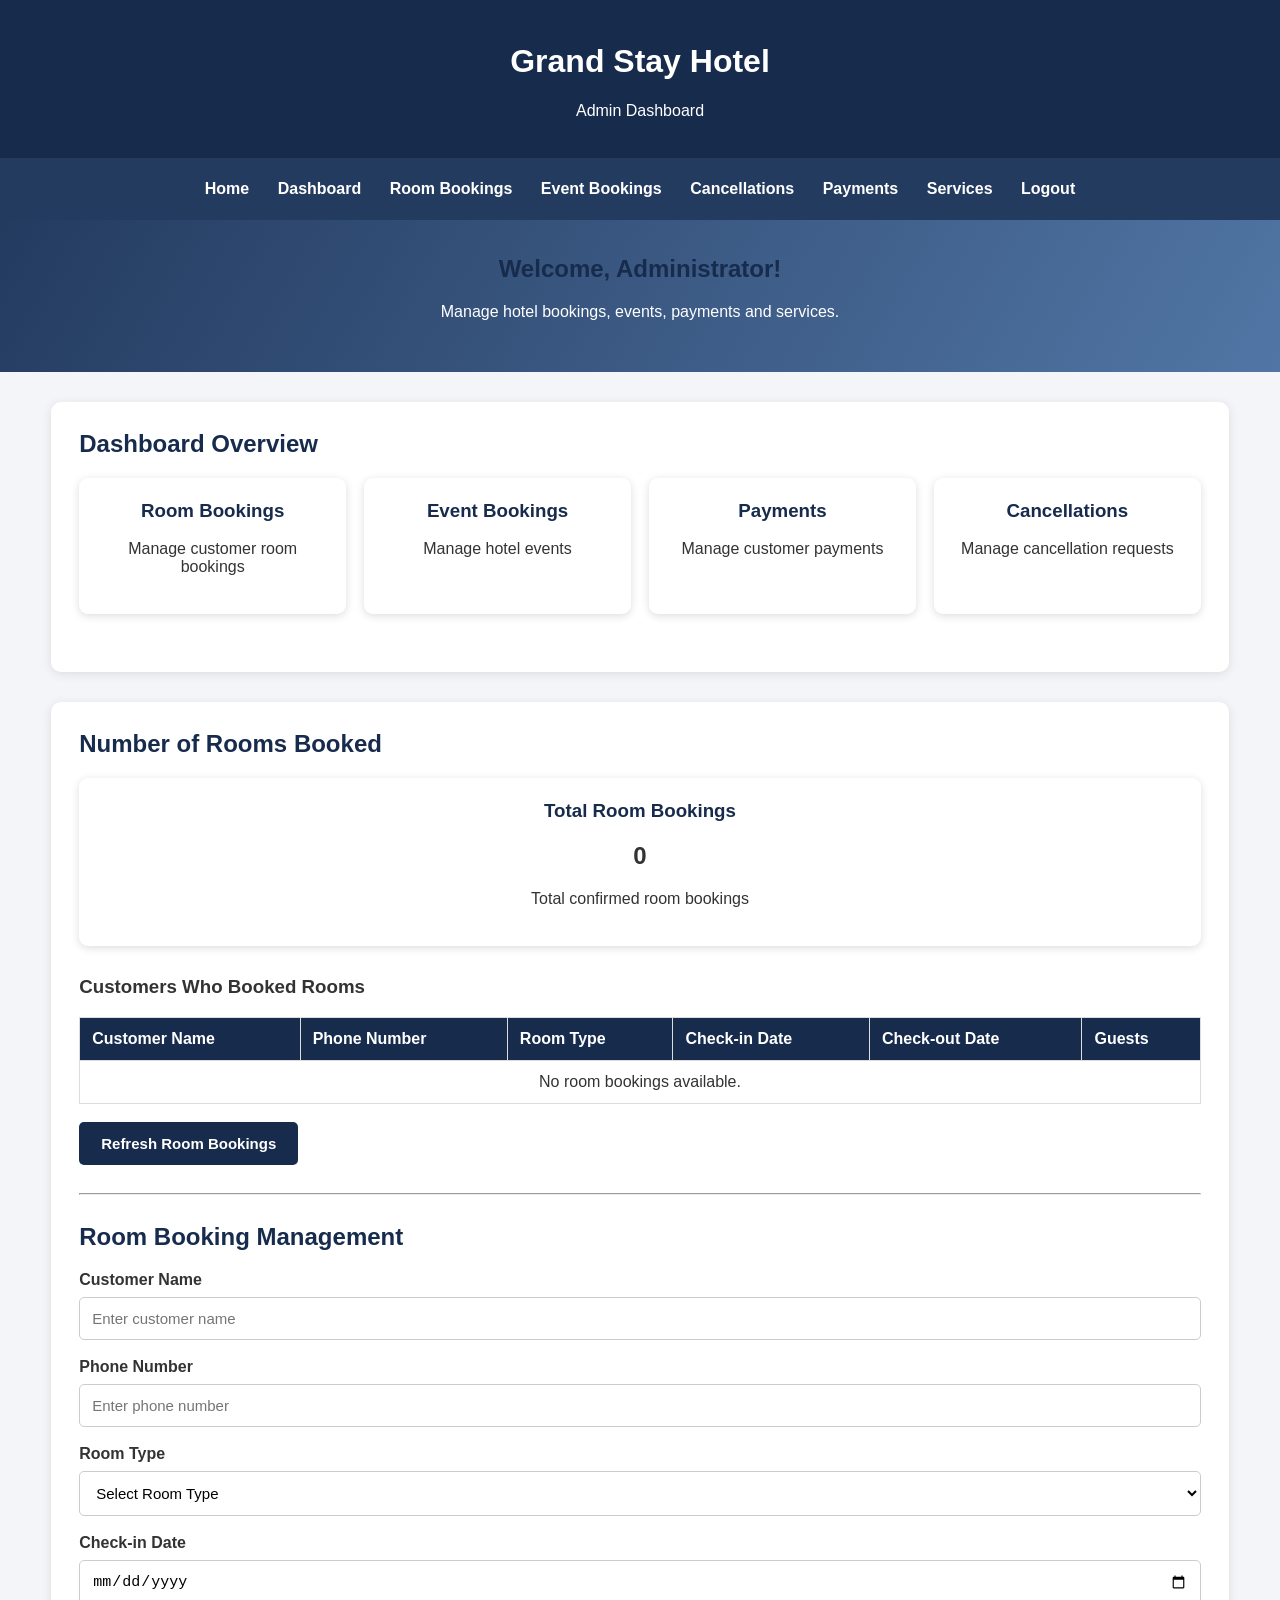
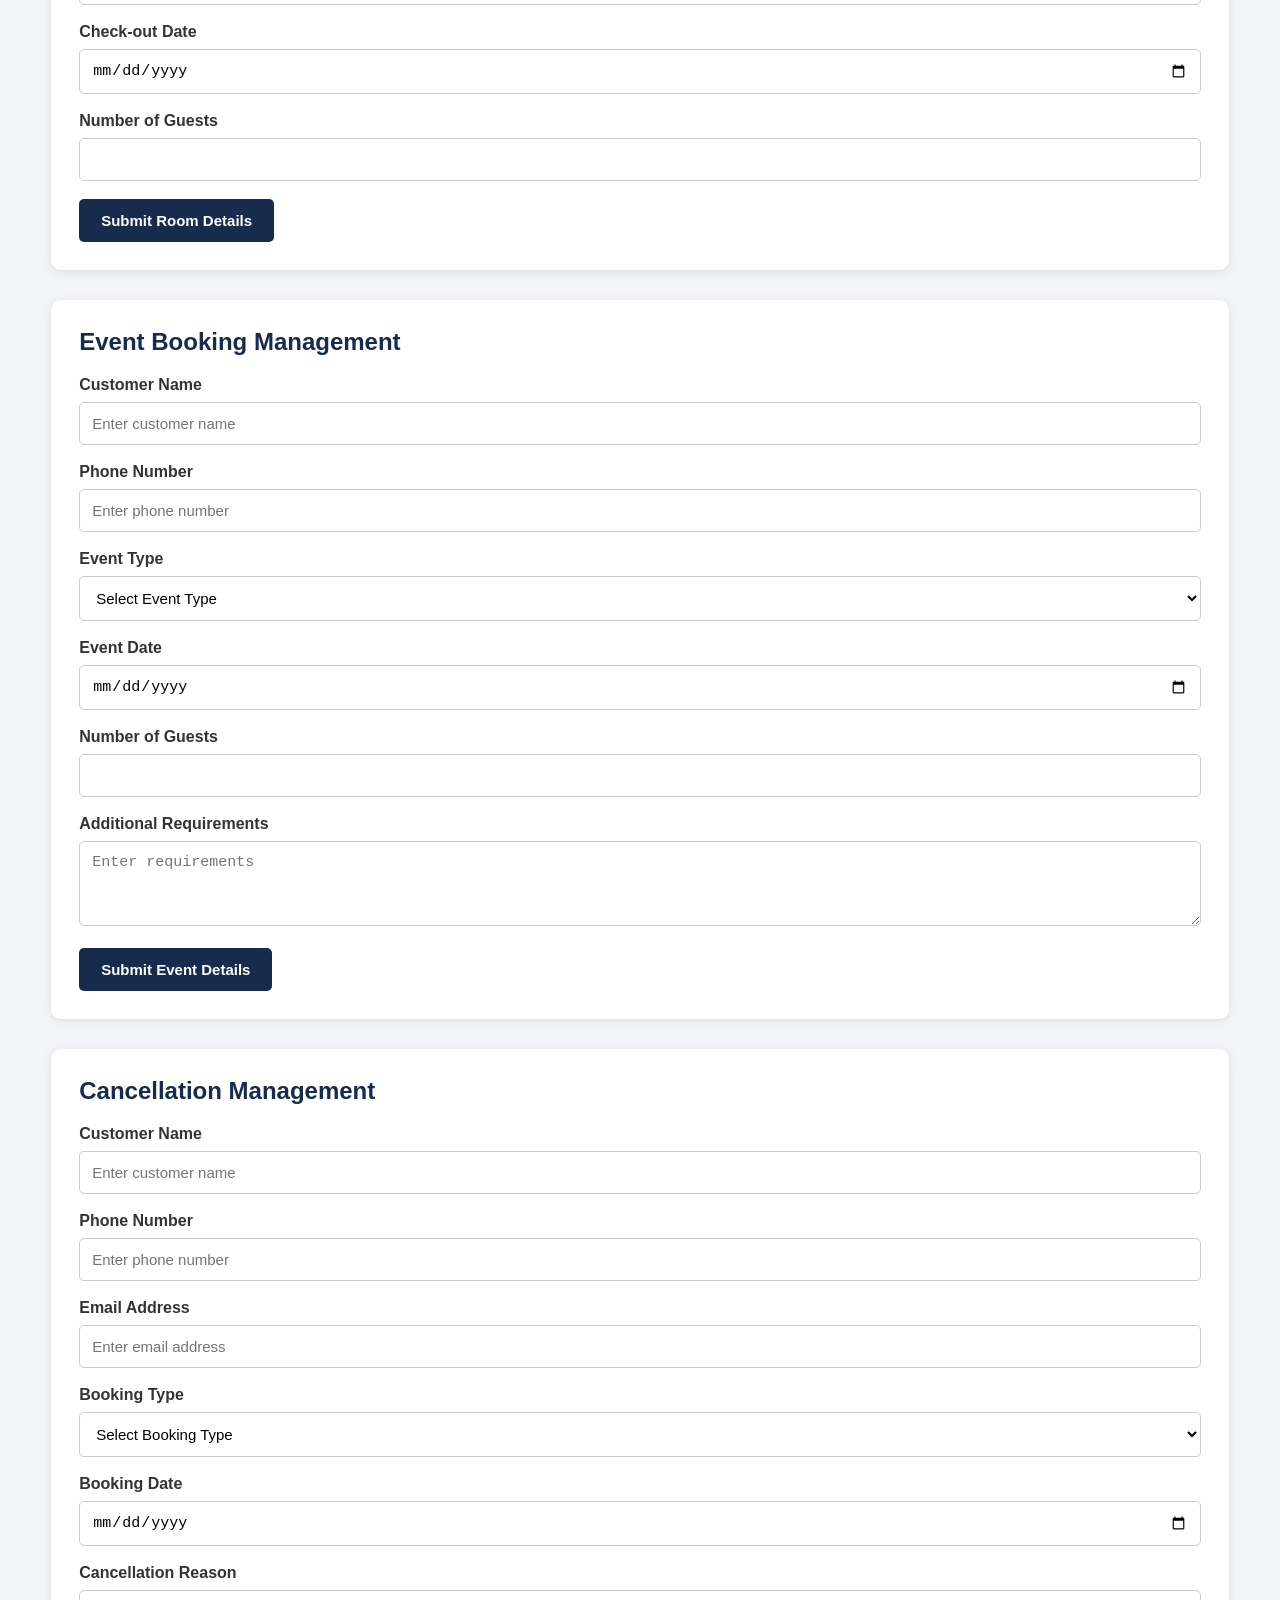
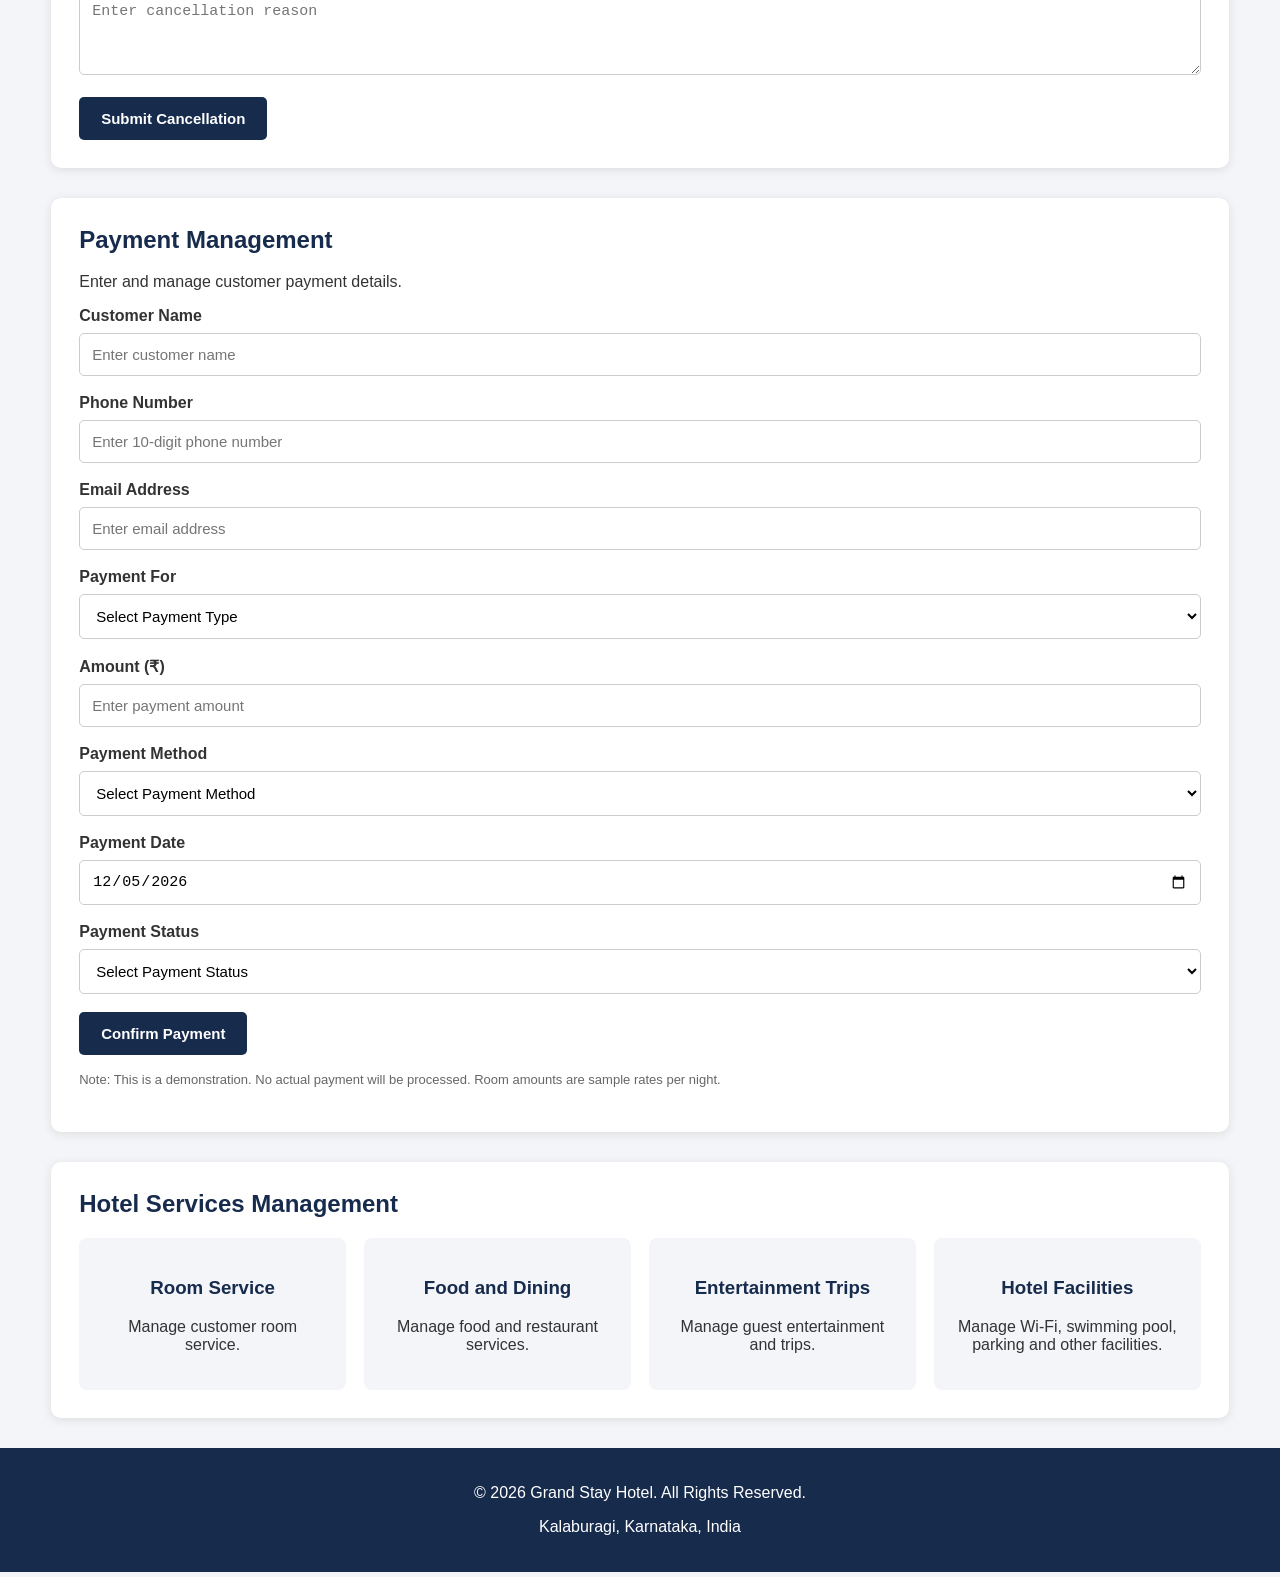
<file: Grand_Stay_Hotel_Java/target/classes/public/admin.html>
<!DOCTYPE html>
<html lang="en">
<head>
    <meta charset="UTF-8">
    <meta name="viewport" content="width=device-width, initial-scale=1.0">
    <title>Admin Dashboard | Grand Stay Hotel</title>

    <style>
        * {
            box-sizing: border-box;
        }

        body {
            margin: 0;
            font-family: Arial, sans-serif;
            background: #f4f5f9;
            color: #333;
        }

        header {
            background: #172b4d;
            color: white;
            padding: 22px;
            text-align: center;
        }

        nav {
            background: #243b60;
            padding: 14px;
            text-align: center;
        }

        nav a {
            color: white;
            text-decoration: none;
            margin: 8px 12px;
            display: inline-block;
            font-weight: bold;
        }

        nav a:hover {
            color: #ffd166;
        }

        .welcome {
            background: linear-gradient(120deg, #243b60, #5176a5);
            color: white;
            text-align: center;
            padding: 35px 15px;
        }

        .container {
            width: 92%;
            max-width: 1200px;
            margin: 30px auto;
        }

        .stats {
            display: grid;
            grid-template-columns: repeat(auto-fit, minmax(180px, 1fr));
            gap: 18px;
            margin-bottom: 30px;
        }

        .stat-card {
            background: white;
            padding: 22px;
            border-radius: 9px;
            text-align: center;
            box-shadow: 0 2px 8px #ddd;
        }

        .stat-card h3 {
            color: #172b4d;
            margin-top: 0;
        }

        .section {
            background: white;
            padding: 28px;
            margin-bottom: 30px;
            border-radius: 10px;
            box-shadow: 0 2px 10px #ddd;
            scroll-margin-top: 20px;
        }

        h2 {
            color: #172b4d;
            margin-top: 0;
        }

        .form-group {
            margin-bottom: 18px;
        }

        label {
            display: block;
            font-weight: bold;
            margin-bottom: 8px;
        }

        input, select, textarea {
            width: 100%;
            padding: 12px;
            border: 1px solid #ccc;
            border-radius: 5px;
            font-size: 15px;
            background: white;
        }

        textarea {
            min-height: 85px;
            resize: vertical;
        }

        button {
            background: #172b4d;
            color: white;
            padding: 13px 22px;
            border: none;
            border-radius: 5px;
            cursor: pointer;
            font-size: 15px;
            font-weight: bold;
        }

        button:hover {
            background: #345786;
        }

        .note {
            color: #666;
            font-size: 13px;
            margin-top: 15px;
            line-height: 1.6;
        }

        .service-grid {
            display: grid;
            grid-template-columns: repeat(auto-fit, minmax(200px, 1fr));
            gap: 18px;
        }

        .service-card {
            background: #f4f5f9;
            padding: 20px;
            border-radius: 8px;
            text-align: center;
        }

        .service-card h3 {
            color: #172b4d;
        }

        table {
            width: 100%;
            border-collapse: collapse;
        }

        th, td {
            padding: 12px;
            border: 1px solid #ddd;
            text-align: left;
        }

        th {
            background: #172b4d;
            color: white;
        }

        tr:nth-child(even) {
            background: #f4f5f9;
        }

        footer {
            background: #172b4d;
            color: white;
            text-align: center;
            padding: 20px;
            margin-top: 30px;
        }

        @media(max-width: 600px) {
            .section {
                padding: 18px;
            }

            nav a {
                margin: 7px;
            }
        }
    </style>
</head>

<body>

<header>
    <h1>Grand Stay Hotel</h1>
    <p>Admin Dashboard</p>
</header>

<nav>
    <a href="index.html">Home</a>
    <a href="#dashboard">Dashboard</a>
    <a href="#roomBookings">Room Bookings</a>
    <a href="#eventBookings">Event Bookings</a>
    <a href="#cancellations">Cancellations</a>
    <a href="#payments">Payments</a>
    <a href="#services">Services</a>
    <a href="login.html">Logout</a>
</nav>

<section class="welcome">
    <h2>Welcome, Administrator!</h2>
    <p>Manage hotel bookings, events, payments and services.</p>
</section>

<div class="container">

    <!-- DASHBOARD -->

    <section class="section" id="dashboard">

        <h2>Dashboard Overview</h2>

        <div class="stats">

            <div class="stat-card">
                <h3>Room Bookings</h3>
                <p>Manage customer room bookings</p>
            </div>

            <div class="stat-card">
                <h3>Event Bookings</h3>
                <p>Manage hotel events</p>
            </div>

            <div class="stat-card">
                <h3>Payments</h3>
                <p>Manage customer payments</p>
            </div>

            <div class="stat-card">
                <h3>Cancellations</h3>
                <p>Manage cancellation requests</p>
            </div>

        </div>

    </section>

    <!-- ROOM BOOKINGS -->

    <section class="section" id="roomBookings">

        <h2>Number of Rooms Booked</h2>

        <div class="stats">

            <div class="stat-card">
                <h3>Total Room Bookings</h3>
                <h1 id="totalRoomBookings">0</h1>
                <p>Total confirmed room bookings</p>
            </div>

        </div>

        <h3>Customers Who Booked Rooms</h3>

        <div style="overflow-x:auto;">

            <table>

                <thead>
                    <tr>
                        <th>Customer Name</th>
                        <th>Phone Number</th>
                        <th>Room Type</th>
                        <th>Check-in Date</th>
                        <th>Check-out Date</th>
                        <th>Guests</th>
                    </tr>
                </thead>

                <tbody id="roomBookingsTable">

                    <tr>
                        <td colspan="6" style="text-align:center;">
                            No room bookings available.
                        </td>
                    </tr>

                </tbody>

            </table>

        </div>

        <br>

        <button type="button" onclick="loadRoomBookings()">
            Refresh Room Bookings
        </button>

        <hr style="margin:28px 0;">

        <h2>Room Booking Management</h2>

        <form onsubmit="showMessage(event, 'Room booking details submitted successfully!')">

            <div class="form-group">
                <label>Customer Name</label>
                <input type="text" required placeholder="Enter customer name">
            </div>

            <div class="form-group">
                <label>Phone Number</label>
                <input type="tel" pattern="[0-9]{10}" maxlength="10"
                       required placeholder="Enter phone number">
            </div>

            <div class="form-group">
                <label>Room Type</label>
                <select required>
                    <option value="">Select Room Type</option>
                    <option>Standard Room</option>
                    <option>Deluxe Room</option>
                    <option>Luxury Suite</option>
                </select>
            </div>

            <div class="form-group">
                <label>Check-in Date</label>
                <input type="date" required>
            </div>

            <div class="form-group">
                <label>Check-out Date</label>
                <input type="date" required>
            </div>

            <div class="form-group">
                <label>Number of Guests</label>
                <input type="number" min="1" required>
            </div>

            <button type="submit">Submit Room Details</button>

        </form>

    </section>

    <!-- EVENT BOOKINGS -->

    <section class="section" id="eventBookings">

        <h2>Event Booking Management</h2>

        <form onsubmit="showMessage(event, 'Event booking details submitted successfully!')">

            <div class="form-group">
                <label>Customer Name</label>
                <input type="text" required placeholder="Enter customer name">
            </div>

            <div class="form-group">
                <label>Phone Number</label>
                <input type="tel" pattern="[0-9]{10}" maxlength="10"
                       required placeholder="Enter phone number">
            </div>

            <div class="form-group">
                <label>Event Type</label>
                <select required>
                    <option value="">Select Event Type</option>
                    <option>Wedding</option>
                    <option>Birthday Party</option>
                    <option>Meeting</option>
                    <option>Conference</option>
                    <option>Family Function</option>
                    <option>Other Party</option>
                </select>
            </div>

            <div class="form-group">
                <label>Event Date</label>
                <input type="date" required>
            </div>

            <div class="form-group">
                <label>Number of Guests</label>
                <input type="number" min="1" required>
            </div>

            <div class="form-group">
                <label>Additional Requirements</label>
                <textarea placeholder="Enter requirements"></textarea>
            </div>

            <button type="submit">Submit Event Details</button>

        </form>

    </section>

    <!-- CANCELLATIONS -->

    <section class="section" id="cancellations">

        <h2>Cancellation Management</h2>

        <form onsubmit="showMessage(event, 'Cancellation request submitted successfully!')">

            <div class="form-group">
                <label>Customer Name</label>
                <input type="text" required placeholder="Enter customer name">
            </div>

            <div class="form-group">
                <label>Phone Number</label>
                <input type="tel" pattern="[0-9]{10}" maxlength="10"
                       required placeholder="Enter phone number">
            </div>

            <div class="form-group">
                <label>Email Address</label>
                <input type="email" required placeholder="Enter email address">
            </div>

            <div class="form-group">
                <label>Booking Type</label>
                <select required>
                    <option value="">Select Booking Type</option>
                    <option>Room Booking</option>
                    <option>Event Booking</option>
                </select>
            </div>

            <div class="form-group">
                <label>Booking Date</label>
                <input type="date" required>
            </div>

            <div class="form-group">
                <label>Cancellation Reason</label>
                <textarea required placeholder="Enter cancellation reason"></textarea>
            </div>

            <button type="submit">Submit Cancellation</button>

        </form>

    </section>

    <!-- PAYMENT MANAGEMENT -->

    <section class="section" id="payments">

        <h2>Payment Management</h2>

        <p>Enter and manage customer payment details.</p>

        <form id="adminPaymentForm"
              onsubmit="confirmAdminPayment(event)">

            <div class="form-group">
                <label>Customer Name</label>
                <input type="text" id="adminCustomerName"
                       placeholder="Enter customer name" required>
            </div>

            <div class="form-group">
                <label>Phone Number</label>
                <input type="tel" id="adminPhone"
                       placeholder="Enter 10-digit phone number"
                       pattern="[0-9]{10}" maxlength="10" required>
            </div>

            <div class="form-group">
                <label>Email Address</label>
                <input type="email" id="adminEmail"
                       placeholder="Enter email address" required>
            </div>

            <div class="form-group">
                <label>Payment For</label>
                <select id="adminPaymentType" required>
                    <option value="">Select Payment Type</option>
                    <option value="Room Booking">Room Booking</option>
                    <option value="Event Booking">Event Booking</option>
                    <option value="Food and Dining">Food and Dining</option>
                    <option value="Other Services">Other Services</option>
                </select>
            </div>

            <div class="form-group">
                <label>Amount (₹)</label>
                <input type="number" id="adminAmount"
                       placeholder="Enter payment amount"
                       min="1" required>
            </div>

            <div class="form-group">
                <label>Payment Method</label>
                <select id="adminPaymentMethod" required>
                    <option value="">Select Payment Method</option>
                    <option value="Cash">Cash</option>
                    <option value="UPI">UPI</option>
                    <option value="Debit Card">Debit Card</option>
                    <option value="Credit Card">Credit Card</option>
                </select>
            </div>

            <div class="form-group">
                <label>Payment Date</label>
                <input type="date" id="adminPaymentDate" required>
            </div>

            <div class="form-group">
                <label>Payment Status</label>
                <select id="adminPaymentStatus" required>
                    <option value="">Select Payment Status</option>
                    <option value="Paid">Paid</option>
                    <option value="Pending">Pending</option>
                    <option value="Partially Paid">Partially Paid</option>
                </select>
            </div>

            <button type="submit">Confirm Payment</button>

        </form>

        <p class="note">
            Note: This is a demonstration. No actual payment will be processed.
            Room amounts are sample rates per night.
        </p>

    </section>

    <!-- HOTEL SERVICES -->

    <section class="section" id="services">

        <h2>Hotel Services Management</h2>

        <div class="service-grid">

            <div class="service-card">
                <h3>Room Service</h3>
                <p>Manage customer room service.</p>
            </div>

            <div class="service-card">
                <h3>Food and Dining</h3>
                <p>Manage food and restaurant services.</p>
            </div>

            <div class="service-card">
                <h3>Entertainment Trips</h3>
                <p>Manage guest entertainment and trips.</p>
            </div>

            <div class="service-card">
                <h3>Hotel Facilities</h3>
                <p>Manage Wi-Fi, swimming pool, parking and other facilities.</p>
            </div>

        </div>

    </section>

</div>

<footer>
    <p>© 2026 Grand Stay Hotel. All Rights Reserved.</p>
    <p>Kalaburagi, Karnataka, India</p>
</footer>

<script>

    // Set today's date in payment date field

    document.getElementById("adminPaymentDate").value =
        new Date().toLocaleDateString("en-CA");


    // Load customer details into payment form

    window.addEventListener("DOMContentLoaded", function() {

        const customerName =
            localStorage.getItem("grandStayCustomerName");

        const phone =
            localStorage.getItem("grandStayCustomerPhone");

        const email =
            localStorage.getItem("grandStayCustomerEmail");

        const amount =
            localStorage.getItem("grandStayRoomAmount");

        if (customerName) {
            document.getElementById("adminCustomerName").value =
                customerName;
        }

        if (phone) {
            document.getElementById("adminPhone").value =
                phone;
        }

        if (email) {
            document.getElementById("adminEmail").value =
                email;
        }

        if (amount) {
            document.getElementById("adminPaymentType").value =
                "Room Booking";

            document.getElementById("adminAmount").value =
                amount;
        }

        loadRoomBookings();

    });


    // DISPLAY ROOM BOOKINGS

    function loadRoomBookings() {

        let bookings = [];

        try {

            bookings = JSON.parse(
                localStorage.getItem("grandStayRoomBookings") || "[]"
            );

            if (!Array.isArray(bookings)) {
                bookings = [];
            }

        } catch (error) {

            bookings = [];

        }


        // Support older customer booking format

        if (bookings.length === 0) {

            const oldName =
                localStorage.getItem("grandStayCustomerName");

            const oldPhone =
                localStorage.getItem("grandStayCustomerPhone");

            const oldRoom =
                localStorage.getItem("grandStayRoomType");

            const oldCheckin =
                localStorage.getItem("grandStayCheckin");

            const oldCheckout =
                localStorage.getItem("grandStayCheckout");

            const oldGuests =
                localStorage.getItem("grandStayGuests");


            if (oldName || oldPhone || oldRoom ||
                oldCheckin || oldCheckout) {

                bookings = [{
                    name: oldName || "",
                    phone: oldPhone || "",
                    roomType: oldRoom || "",
                    checkin: oldCheckin || "",
                    checkout: oldCheckout || "",
                    guests: oldGuests || ""
                }];

            }

        }


        const totalElement =
            document.getElementById("totalRoomBookings");

        const table =
            document.getElementById("roomBookingsTable");


        if (!totalElement || !table) {
            return;
        }


        // Update total booking count

        totalElement.textContent = bookings.length;


        // Clear previous rows

        table.innerHTML = "";


        // If no bookings are available

        if (bookings.length === 0) {

            const row = document.createElement("tr");

            const cell = document.createElement("td");

            cell.colSpan = 6;

            cell.textContent =
                "No room bookings available.";

            cell.style.textAlign = "center";

            row.appendChild(cell);

            table.appendChild(row);

            return;

        }


        // Display every booking

        bookings.forEach(function(booking) {

            const row = document.createElement("tr");

            const values = [

                booking.name || booking.customerName || "",

                booking.phone || booking.phoneNumber || "",

                booking.roomType || booking.roomName || "",

                booking.checkin || booking.checkIn || "",

                booking.checkout || booking.checkOut || "",

                booking.guests || booking.numberOfGuests || ""

            ];


            values.forEach(function(value) {

                const cell = document.createElement("td");

                cell.textContent = value;

                row.appendChild(cell);

            });


            table.appendChild(row);

        });

    }


    // Refresh bookings when another tab changes the data

    window.addEventListener("storage", function(event) {

        if (event.key === "grandStayRoomBookings") {

            loadRoomBookings();

        }

    });


    // Other admin forms

    function showMessage(event, message) {

        event.preventDefault();

        alert(message);

        event.target.reset();

    }


    // CONFIRM ADMIN PAYMENT

    function confirmAdminPayment(event) {

        event.preventDefault();


        const customerName =
            document.getElementById("adminCustomerName").value;

        const phone =
            document.getElementById("adminPhone").value;

        const email =
            document.getElementById("adminEmail").value;

        const paymentType =
            document.getElementById("adminPaymentType").value;

        const amount =
            Number(document.getElementById("adminAmount").value);

        const method =
            document.getElementById("adminPaymentMethod").value;

        const date =
            document.getElementById("adminPaymentDate").value;

        const status =
            document.getElementById("adminPaymentStatus").value;


        if (amount <= 0) {

            alert("Please enter a valid payment amount.");

            return;

        }


        alert(

            "Payment confirmed successfully!\n\n" +

            "Customer Name: " + customerName +

            "\nPhone Number: " + phone +

            "\nEmail Address: " + email +

            "\nPayment For: " + paymentType +

            "\nAmount: ₹" + amount.toLocaleString("en-IN") +

            "\nPayment Method: " + method +

            "\nPayment Date: " + date +

            "\nPayment Status: " + status

        );


        document.getElementById("adminPaymentForm").reset();


        document.getElementById("adminPaymentDate").value =
            new Date().toLocaleDateString("en-CA");

    }

</script>

</body>
</html>
</file>
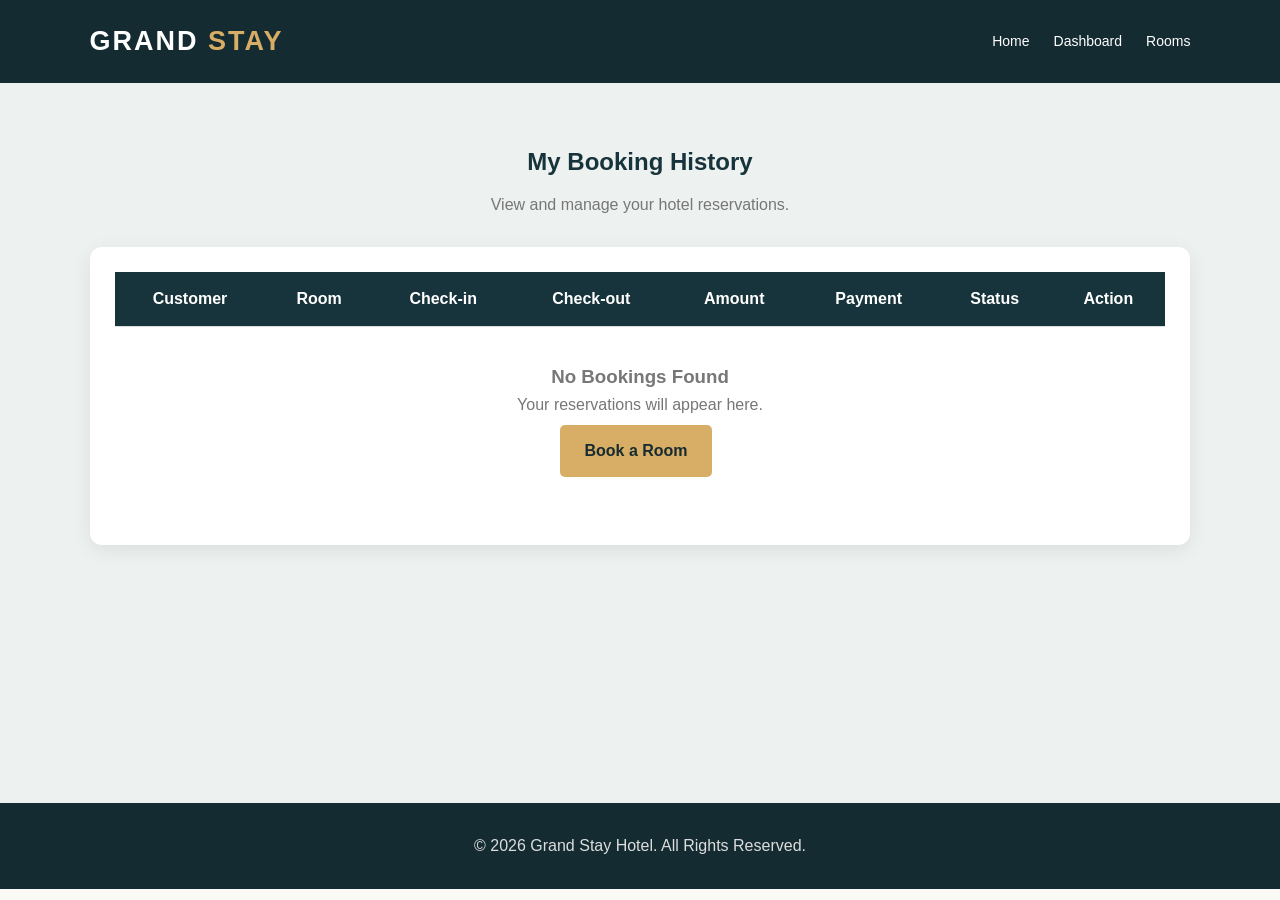
<file: Grand_Stay_Hotel_Java/target/classes/public/booking-history.html>
<!DOCTYPE html>
<html lang="en">
<head>
    <meta charset="UTF-8">
    <meta name="viewport" content="width=device-width, initial-scale=1.0">
    <title>Booking History | Grand Stay Hotel</title>
    <link rel="stylesheet" href="style.css">

    <style>
        .history-section {
            padding: 60px 7%;
            min-height: 80vh;
            background: #edf1ef;
        }

        .history-box {
            background: white;
            padding: 25px;
            border-radius: 12px;
            box-shadow: 0 5px 20px rgba(0,0,0,.08);
            overflow-x: auto;
        }

        .history-table {
            width: 100%;
            border-collapse: collapse;
            min-width: 750px;
        }

        .history-table th,
        .history-table td {
            padding: 14px;
            border-bottom: 1px solid #ddd;
            text-align: center;
        }

        .history-table th {
            background: #17333b;
            color: white;
        }

        .status {
            display: inline-block;
            padding: 6px 12px;
            border-radius: 20px;
            background: #e4f6e9;
            color: #176b35;
            font-weight: bold;
        }

        .cancel-btn {
            background: #b83c3c;
            color: white;
            border: none;
            padding: 8px 12px;
            border-radius: 5px;
            cursor: pointer;
        }

        .empty-message {
            text-align: center;
            padding: 35px;
            color: #777;
        }
    </style>
</head>

<body>

<header>
    <div class="logo">GRAND <span>STAY</span></div>
    <nav>
        <a href="index.html">Home</a>
        <a href="customer.html">Dashboard</a>
        <a href="rooms.html">Rooms</a>
    </nav>
</header>

<section class="history-section">

    <h2 style="text-align:center;color:#17333b;">
        My Booking History
    </h2>

    <p style="text-align:center;margin:10px 0 30px;color:#777;">
        View and manage your hotel reservations.
    </p>

    <div class="history-box">

        <table class="history-table">

            <thead>
                <tr>
                    <th>Customer</th>
                    <th>Room</th>
                    <th>Check-in</th>
                    <th>Check-out</th>
                    <th>Amount</th>
                    <th>Payment</th>
                    <th>Status</th>
                    <th>Action</th>
                </tr>
            </thead>

            <tbody id="bookingList"></tbody>

        </table>

        <div id="emptyMessage" class="empty-message">
            <h3>No Bookings Found</h3>
            <p>Your reservations will appear here.</p>
            <a href="rooms.html" class="btn">Book a Room</a>
        </div>

    </div>

</section>

<footer>
    <p>© 2026 Grand Stay Hotel. All Rights Reserved.</p>
</footer>

<script>
function displayBookings() {

    const bookings = JSON.parse(
        localStorage.getItem("hotelBookings") || "[]"
    );

    const list = document.getElementById("bookingList");
    const empty = document.getElementById("emptyMessage");

    list.innerHTML = "";

    if (bookings.length === 0) {
        empty.style.display = "block";
        return;
    }

    empty.style.display = "none";

    bookings.forEach((booking, index) => {

        const row = document.createElement("tr");

        const values = [
            booking.name,
            booking.room,
            booking.checkin,
            booking.checkout,
            "₹" + booking.total,
            booking.paymentStatus,
            booking.bookingStatus
        ];

        values.forEach(value => {
            const cell = document.createElement("td");
            cell.textContent = value || "-";
            row.appendChild(cell);
        });

        const actionCell = document.createElement("td");

        if (booking.bookingStatus !== "Cancelled") {

            const cancelButton = document.createElement("button");

            cancelButton.textContent = "Cancel";
            cancelButton.className = "cancel-btn";

            cancelButton.addEventListener("click", function() {

                if (confirm("Are you sure you want to cancel this booking?")) {

                    const updated = JSON.parse(
                        localStorage.getItem("hotelBookings") || "[]"
                    );

                    updated[index].bookingStatus = "Cancelled";

                    localStorage.setItem(
                        "hotelBookings", JSON.stringify(updated)
                    );

                    displayBookings();
                }
            });

            actionCell.appendChild(cancelButton);

        } else {
            actionCell.textContent = "Cancelled";
        }

        row.appendChild(actionCell);
        list.appendChild(row);
    });
}

displayBookings();
</script>

</body>
</html>
</file>
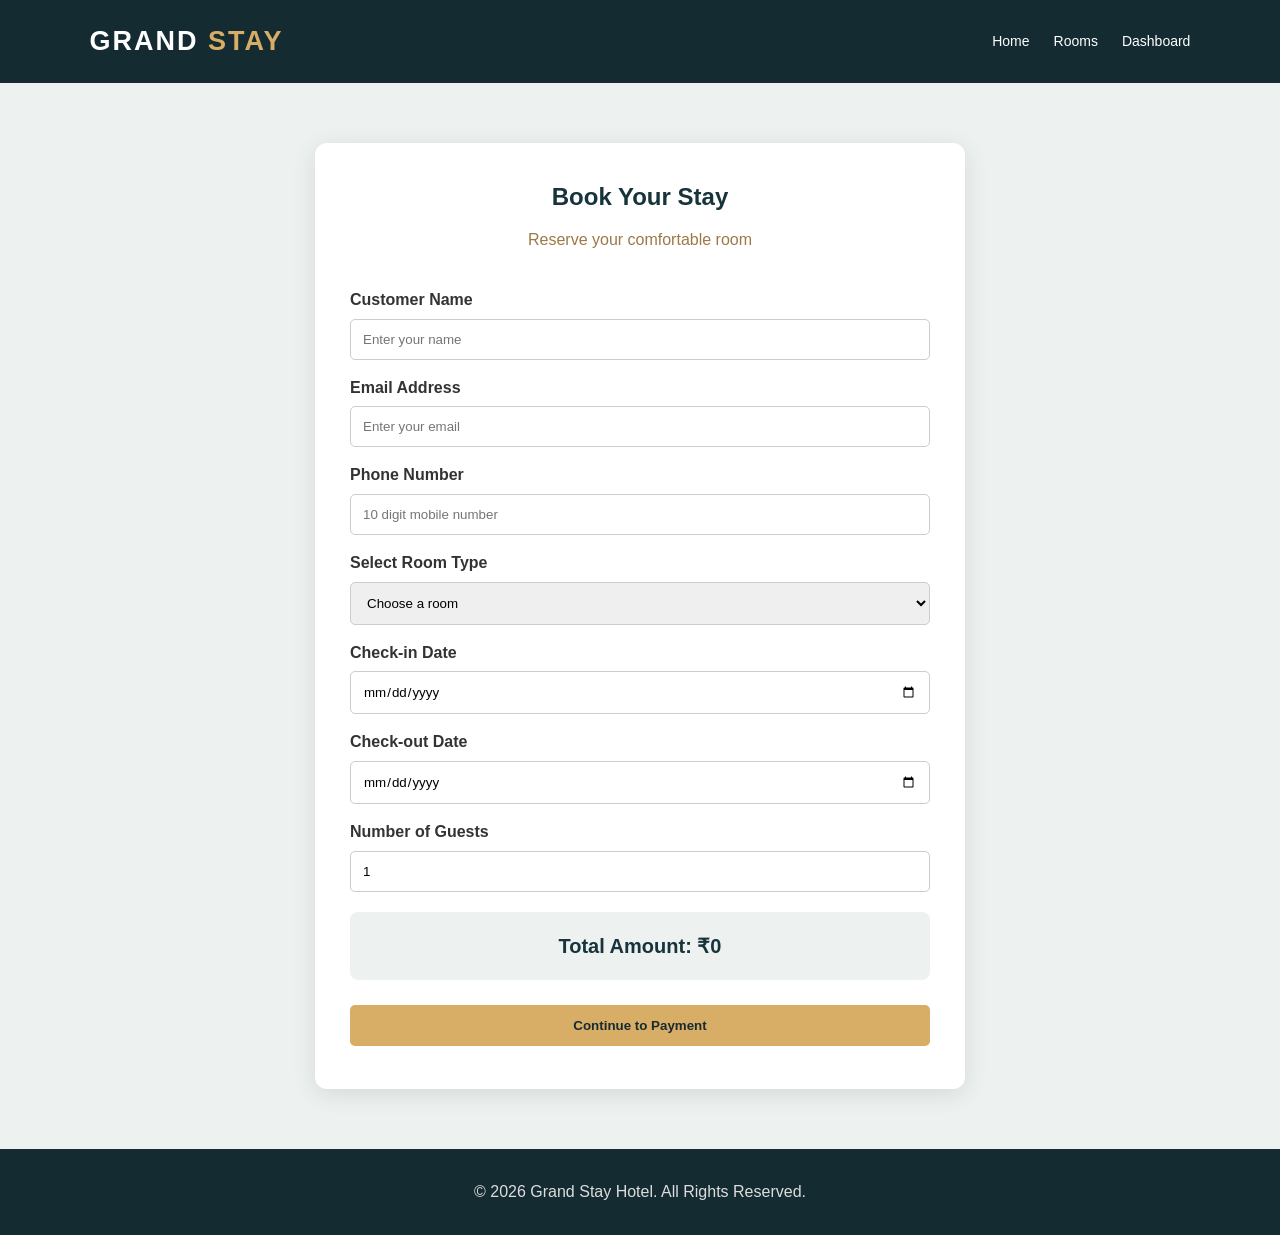
<file: Grand_Stay_Hotel_Java/target/classes/public/booking.html>
<!DOCTYPE html>
<html lang="en">
<head>
    <meta charset="UTF-8">
    <meta name="viewport" content="width=device-width, initial-scale=1.0">
    <title>Room Booking | Grand Stay Hotel</title>
    <link rel="stylesheet" href="style.css">

    <style>
        .booking-section {
            background: #edf1ef;
            padding: 60px 15px;
            min-height: 100vh;
        }

        .booking-box {
            background: white;
            max-width: 650px;
            margin: auto;
            padding: 35px;
            border-radius: 12px;
            box-shadow: 0 5px 25px rgba(0,0,0,.1);
        }

        .booking-box h2 {
            text-align: center;
            color: #17333b;
            margin-bottom: 10px;
        }

        .booking-box .subtitle {
            text-align: center;
        }

        .booking-box label {
            display: block;
            margin: 15px 0 6px;
            font-weight: bold;
        }

        .booking-box input,
        .booking-box select {
            width: 100%;
            padding: 12px;
            border: 1px solid #ccc;
            border-radius: 5px;
        }

        .booking-box input:focus,
        .booking-box select:focus {
            outline: none;
            border-color: #c49b59;
        }

        .booking-box .btn {
            width: 100%;
            margin-top: 25px;
        }

        .total-box {
            background: #edf1ef;
            padding: 18px;
            margin-top: 20px;
            border-radius: 8px;
            font-size: 20px;
            color: #17333b;
            font-weight: bold;
            text-align: center;
        }
    </style>
</head>

<body>

<header>
    <div class="logo">GRAND <span>STAY</span></div>
    <nav>
        <a href="index.html">Home</a>
        <a href="rooms.html">Rooms</a>
        <a href="customer.html">Dashboard</a>
    </nav>
</header>

<section class="booking-section">

    <div class="booking-box">

        <h2>Book Your Stay</h2>
        <p class="subtitle">Reserve your comfortable room</p>

        <form id="bookingForm">

            <label for="name">Customer Name</label>
            <input type="text" id="name"
                   placeholder="Enter your name" required>

            <label for="email">Email Address</label>
            <input type="email" id="email"
                   placeholder="Enter your email" required>

            <label for="phone">Phone Number</label>
            <input type="tel" id="phone"
                   placeholder="10 digit mobile number"
                   pattern="[0-9]{10}" maxlength="10" required>

            <label for="room">Select Room Type</label>
            <select id="room" required>
                <option value="">Choose a room</option>
                <option value="Standard">Standard Room - ₹1,800</option>
                <option value="Deluxe">Deluxe Room - ₹2,800</option>
                <option value="Suite">Luxury Suite - ₹4,500</option>
            </select>

            <label for="checkin">Check-in Date</label>
            <input type="date" id="checkin" required>

            <label for="checkout">Check-out Date</label>
            <input type="date" id="checkout" required>

            <label for="guests">Number of Guests</label>
            <input type="number" id="guests"
                   min="1" max="4" value="1" required>

            <div class="total-box">
                Total Amount: ₹<span id="total">0</span>
            </div>

            <button type="submit" class="btn">
                Continue to Payment
            </button>

        </form>

    </div>

</section>

<footer>
    <p>© 2026 Grand Stay Hotel. All Rights Reserved.</p>
</footer>

<script>
const roomPrices = {
    Standard: 1800,
    Deluxe: 2800,
    Suite: 4500
};

const roomLimits = {
    Standard: 2,
    Deluxe: 3,
    Suite: 4
};

const roomSelect = document.getElementById("room");
const checkin = document.getElementById("checkin");
const checkout = document.getElementById("checkout");
const guests = document.getElementById("guests");

const params = new URLSearchParams(window.location.search);
const selectedRoom = params.get("room");

if (selectedRoom && roomPrices[selectedRoom]) {
    roomSelect.value = selectedRoom;
}

const today = new Date();
const localToday = new Date(
    today.getTime() - today.getTimezoneOffset() * 60000
).toISOString().split("T")[0];

checkin.min = localToday;
checkout.min = localToday;

function calculateTotal() {
    const room = roomSelect.value;
    const start = new Date(checkin.value + "T00:00:00");
    const end = new Date(checkout.value + "T00:00:00");

    if (!room || !checkin.value || !checkout.value ||
        end <= start) {
        document.getElementById("total").textContent = "0";
        return;
    }

    const nights = Math.round((end - start) / 86400000);
    const total = roomPrices[room] * nights;

    document.getElementById("total").textContent =
        total.toLocaleString("en-IN");
}

roomSelect.addEventListener("change", function() {
    guests.max = roomLimits[roomSelect.value] || 4;
    if (Number(guests.value) > Number(guests.max)) {
        guests.value = guests.max;
    }
    calculateTotal();
});

checkin.addEventListener("change", function() {
    checkout.min = checkin.value || localToday;
    if (checkout.value && checkout.value <= checkin.value) {
        checkout.value = "";
    }
    calculateTotal();
});

checkout.addEventListener("change", calculateTotal);
guests.addEventListener("input", calculateTotal);

document.getElementById("bookingForm").addEventListener(
    "submit", function(e) {

        e.preventDefault();

        if (checkout.value <= checkin.value) {
            alert("Check-out date must be after check-in date.");
            return;
        }

        if (Number(guests.value) > roomLimits[roomSelect.value]) {
            alert("Too many guests for this room.");
            return;
        }

        const booking = {
            name: document.getElementById("name").value,
            email: document.getElementById("email").value,
            phone: document.getElementById("phone").value,
            room: roomSelect.value,
            checkin: checkin.value,
            checkout: checkout.value,
            guests: guests.value,
            total: document.getElementById("total").textContent
        };

        sessionStorage.setItem(
            "currentBooking", JSON.stringify(booking)
        );

        window.location.href = "payment.html";
    }
);

calculateTotal();
</script>

</body>
</html>
</file>
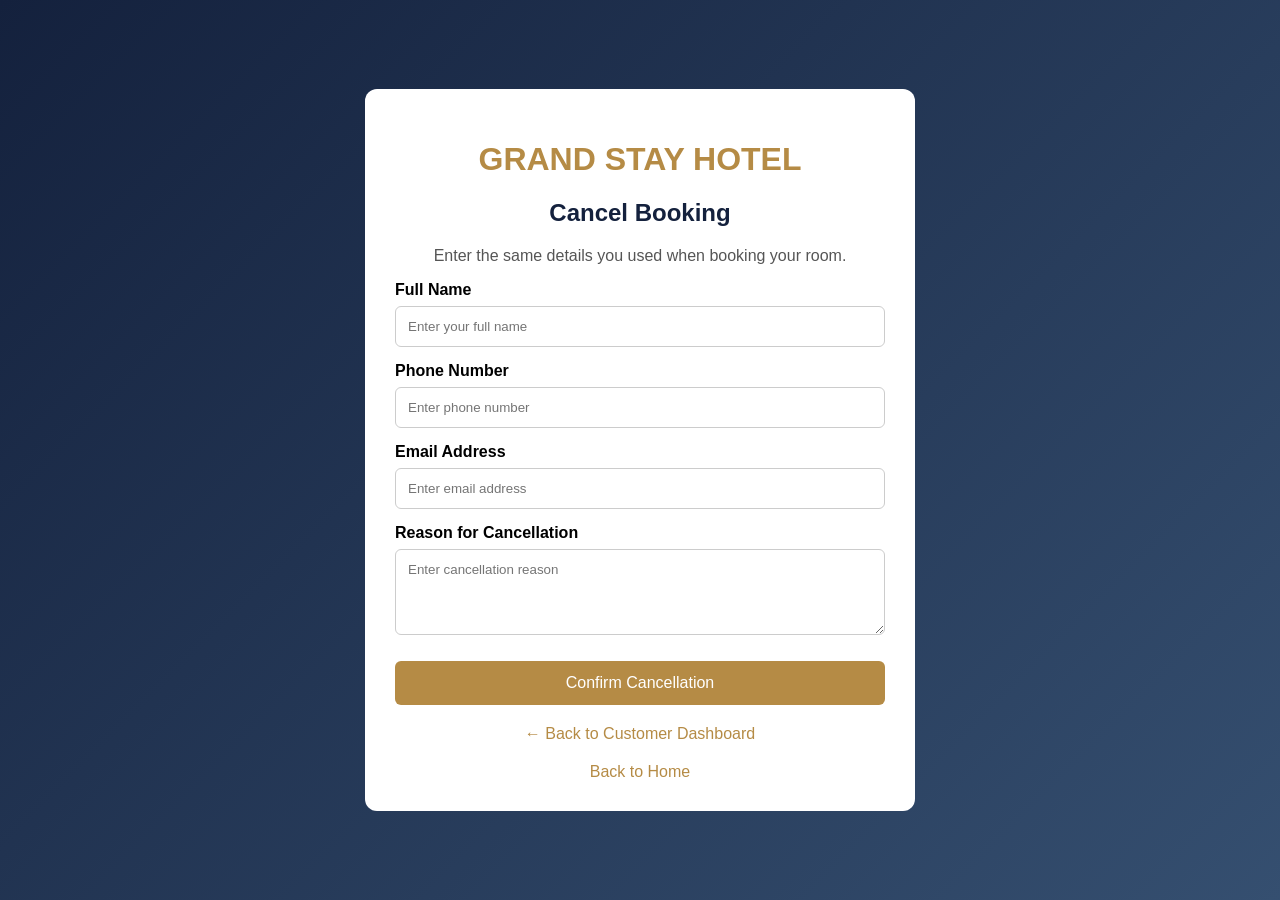
<file: Grand_Stay_Hotel_Java/target/classes/public/cancel.html>
<!DOCTYPE html>
<html lang="en">
<head>
    <meta charset="UTF-8">
    <meta name="viewport" content="width=device-width, initial-scale=1.0">
    <title>Cancel Booking | Grand Stay Hotel</title>

    <style>
        * {
            box-sizing: border-box;
            font-family: Arial, sans-serif;
        }

        body {
            margin: 0;
            min-height: 100vh;
            background: linear-gradient(135deg, #14213d, #354f70);
            display: flex;
            justify-content: center;
            align-items: center;
            padding: 20px;
        }

        .container {
            background: white;
            width: 100%;
            max-width: 550px;
            padding: 30px;
            border-radius: 12px;
        }

        h1 {
            color: #b58b45;
            text-align: center;
        }

        h2 {
            text-align: center;
            color: #14213d;
        }

        p {
            text-align: center;
            color: #555;
        }

        label {
            display: block;
            margin-top: 15px;
            font-weight: bold;
        }

        input, textarea {
            width: 100%;
            padding: 12px;
            margin-top: 7px;
            border: 1px solid #ccc;
            border-radius: 6px;
        }

        button {
            width: 100%;
            padding: 13px;
            margin-top: 22px;
            background: #b58b45;
            color: white;
            border: none;
            border-radius: 6px;
            font-size: 16px;
            cursor: pointer;
        }

        button:hover {
            background: #967038;
        }

        a {
            display: block;
            text-align: center;
            margin-top: 20px;
            color: #b58b45;
            text-decoration: none;
        }

        #message {
            margin-top: 15px;
            font-weight: bold;
        }
    </style>
</head>

<body>

<div class="container">

    <h1>GRAND STAY HOTEL</h1>
    <h2>Cancel Booking</h2>

    <p>Enter the same details you used when booking your room.</p>

    <form id="cancelForm">

        <label>Full Name</label>
        <input
            type="text"
            id="cancelName"
            placeholder="Enter your full name"
            required
        >

        <label>Phone Number</label>
        <input
            type="tel"
            id="cancelPhone"
            placeholder="Enter phone number"
            required
        >

        <label>Email Address</label>
        <input
            type="email"
            id="cancelEmail"
            placeholder="Enter email address"
            required
        >

        <label>Reason for Cancellation</label>
        <textarea
            id="cancelReason"
            rows="4"
            placeholder="Enter cancellation reason"
            required
        ></textarea>

        <button type="submit">Confirm Cancellation</button>

    </form>

    <p id="message"></p>

    <a href="customer.html">← Back to Customer Dashboard</a>
    <a href="index.html">Back to Home</a>

</div>

<script>

document.getElementById("cancelForm").addEventListener("submit", function(event) {

    event.preventDefault();

    const name = document.getElementById("cancelName").value.trim();
    const phone = document.getElementById("cancelPhone").value.trim();
    const email = document.getElementById("cancelEmail").value.trim();
    const reason = document.getElementById("cancelReason").value.trim();

    const message = document.getElementById("message");

    // Get the latest room booking details
    const savedName = localStorage.getItem("grandStayCustomerName");
    const savedPhone = localStorage.getItem("grandStayCustomerPhone");
    const savedEmail = localStorage.getItem("grandStayCustomerEmail");
    const savedRoom = localStorage.getItem("grandStayRoomType");

    // Check whether a booking exists
    if (!savedName || !savedPhone || !savedEmail || !savedRoom) {
        message.style.color = "red";
        message.textContent = "No room booking was found.";
        return;
    }

    // Match customer details
    if (
        name.toLowerCase() !== savedName.toLowerCase() ||
        phone !== savedPhone ||
        email.toLowerCase() !== savedEmail.toLowerCase()
    ) {
        message.style.color = "red";
        message.textContent =
            "Booking details do not match. Please enter the correct details.";
        return;
    }

    // Check existing cancellation status
    const currentStatus = localStorage.getItem("grandStayBookingStatus");

    if (currentStatus === "Cancelled") {
        message.style.color = "red";
        message.textContent = "This booking has already been cancelled.";
        return;
    }

    // Update booking status
    localStorage.setItem("grandStayBookingStatus", "Cancelled");
    localStorage.setItem("grandStayCancellationReason", reason);
    localStorage.setItem(
        "grandStayCancellationDate",
        new Date().toLocaleString()
    );

    message.style.color = "green";
    message.textContent =
        "Your room booking has been cancelled successfully.";

    alert("Booking cancelled successfully!");

    document.getElementById("cancelForm").reset();

});

</script>

</body>
</html>
</file>
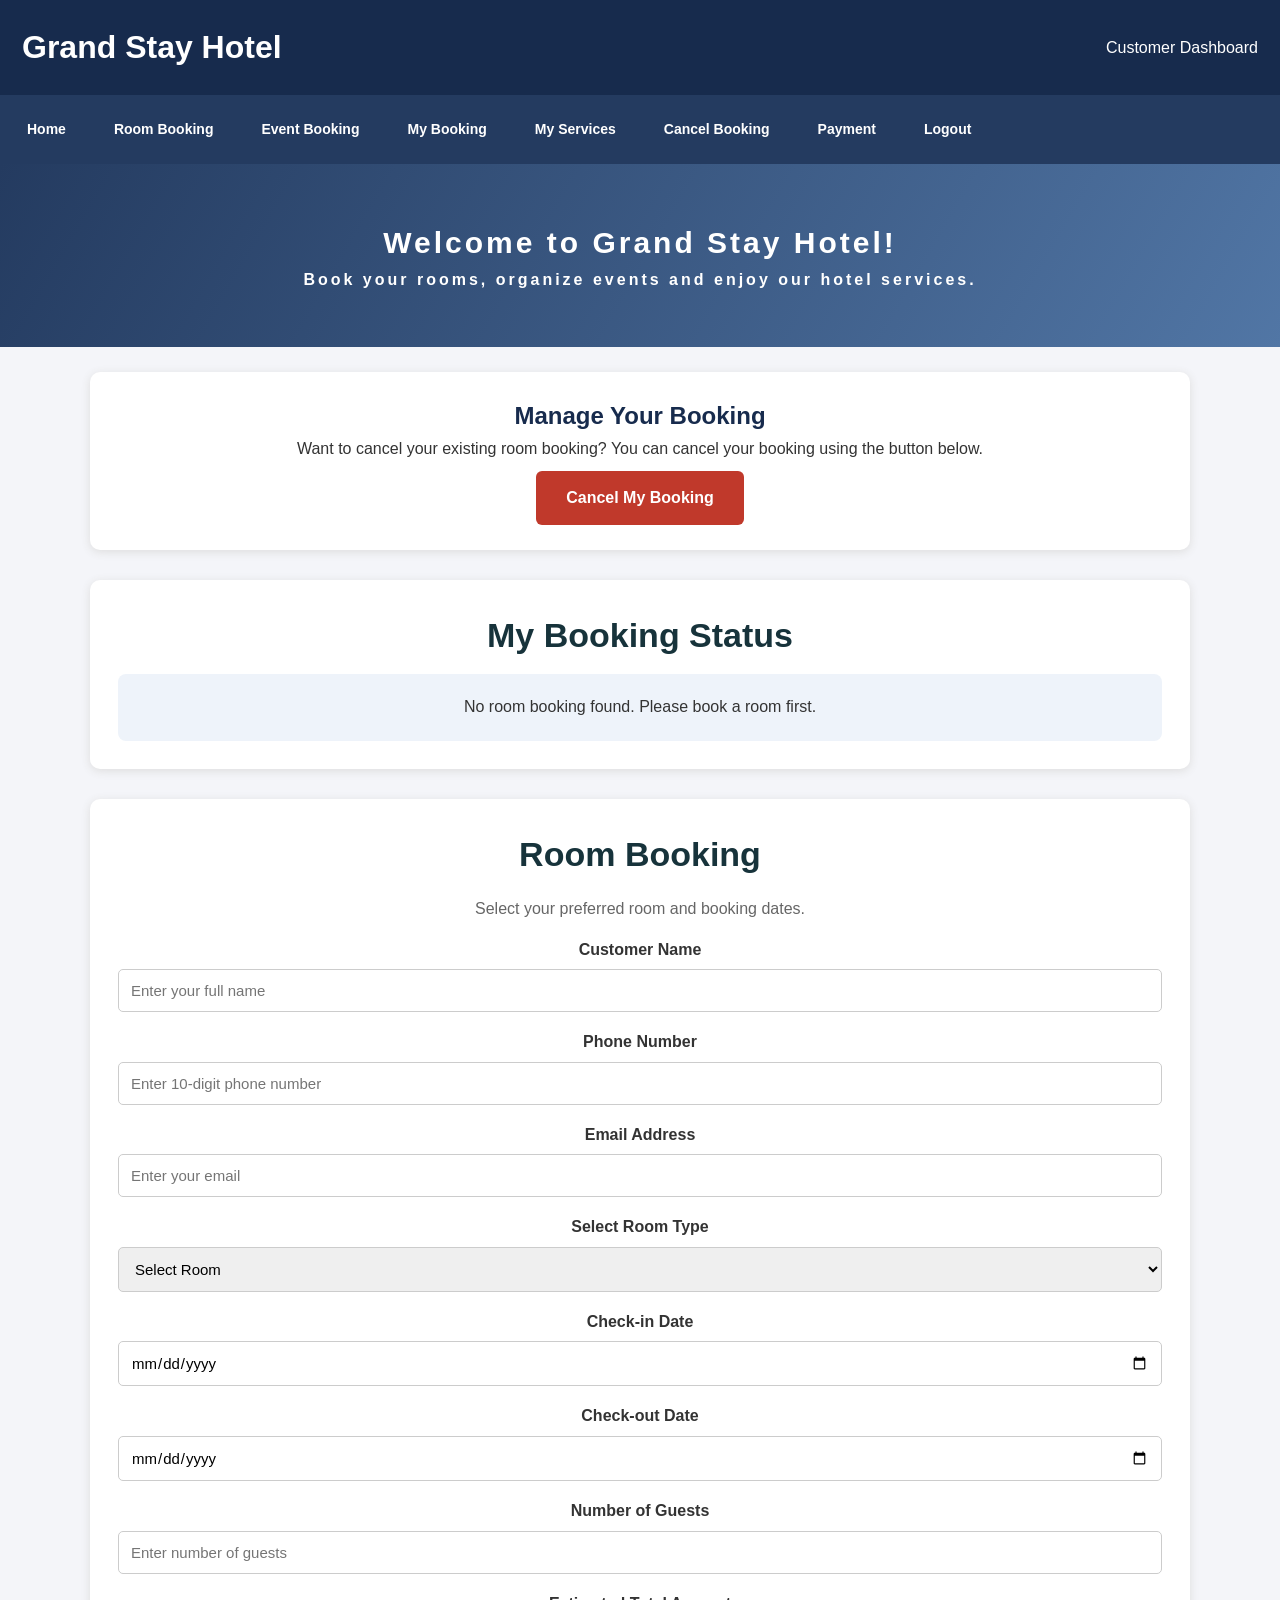
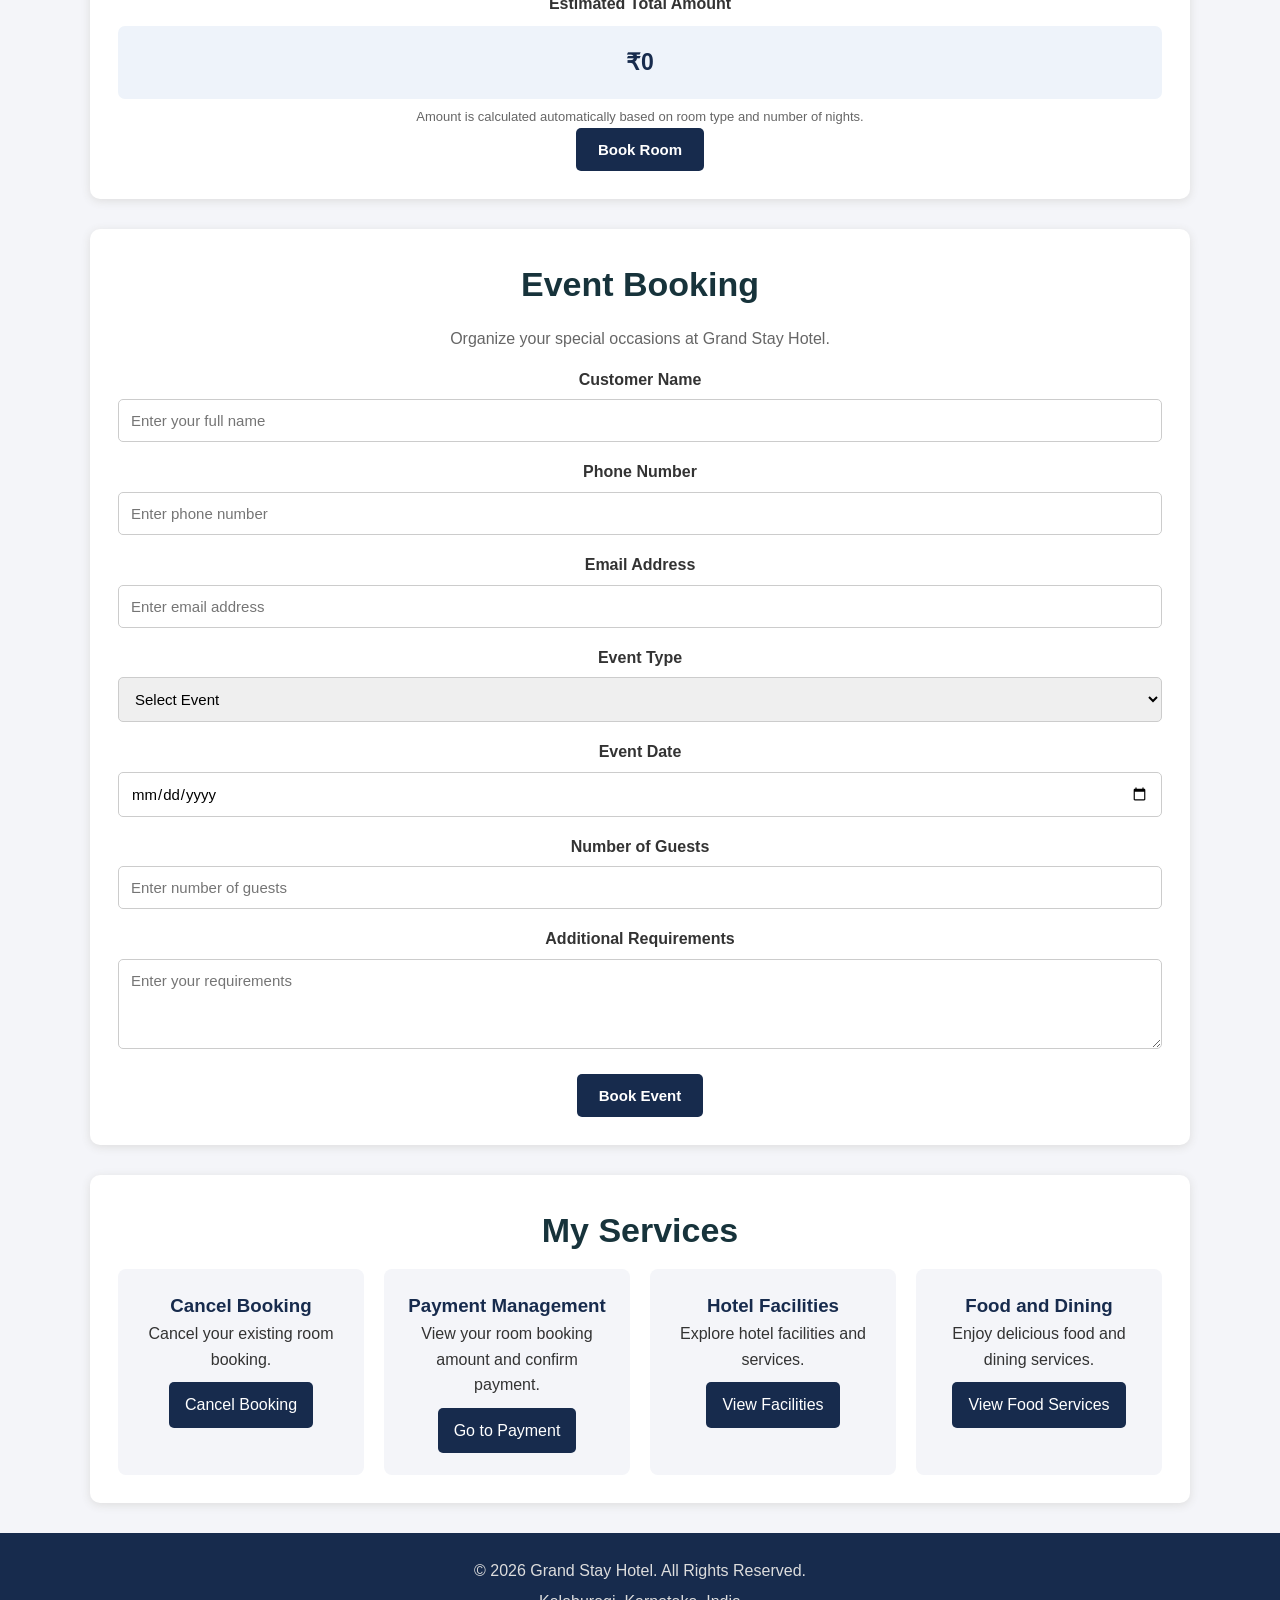
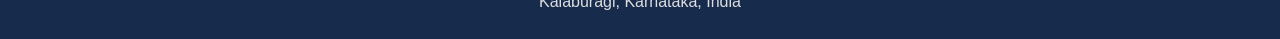
<file: Grand_Stay_Hotel_Java/target/classes/public/customer.html>
<!DOCTYPE html>
<html lang="en">
<head>
    <meta charset="UTF-8">
    <meta name="viewport" content="width=device-width, initial-scale=1.0">
    <title>Customer Dashboard | Grand Stay Hotel</title>

    <link rel="stylesheet" href="style.css">

    <style>
        * {
            box-sizing: border-box;
        }

        body {
            margin: 0;
            font-family: Arial, sans-serif;
            background: #f4f5f9;
            color: #333;
        }

        header {
            background: #172b4d;
            color: white;
            padding: 22px;
            text-align: center;
        }

        nav {
            background: #243b60;
            padding: 15px;
            text-align: center;
        }

        nav a {
            color: white;
            text-decoration: none;
            margin: 8px 12px;
            font-weight: bold;
            display: inline-block;
        }

        nav a:hover {
            color: #ffd166;
        }

        .welcome {
            background: linear-gradient(120deg, #243b60, #5176a5);
            color: white;
            text-align: center;
            padding: 55px 20px;
        }

        .welcome h2 {
            font-size: 30px;
            color: white;
        }

        .container {
            width: 90%;
            max-width: 1100px;
            margin: 30px auto;
        }

        .section {
            background: white;
            padding: 28px;
            margin-bottom: 30px;
            border-radius: 10px;
            box-shadow: 0 2px 10px #ddd;
        }

        h2 {
            color: #172b4d;
            margin-top: 0;
        }

        .form-group {
            margin-bottom: 17px;
        }

        label {
            display: block;
            font-weight: bold;
            margin-bottom: 7px;
        }

        input, select, textarea {
            width: 100%;
            padding: 12px;
            border: 1px solid #ccc;
            border-radius: 5px;
            font-size: 15px;
        }

        textarea {
            resize: vertical;
            min-height: 90px;
        }

        button {
            background: #172b4d;
            color: white;
            border: none;
            padding: 13px 22px;
            border-radius: 5px;
            cursor: pointer;
            font-size: 15px;
            font-weight: bold;
        }

        button:hover {
            background: #345786;
        }

        .amount-box {
            background: #eef3fa;
            padding: 18px;
            border-radius: 7px;
            color: #172b4d;
            font-size: 23px;
            font-weight: bold;
            margin-top: 10px;
        }

        .note {
            font-size: 13px;
            color: #666;
            margin-top: 8px;
        }

        .service-grid {
            display: grid;
            grid-template-columns: repeat(auto-fit, minmax(210px, 1fr));
            gap: 20px;
        }

        .service-card {
            background: #f4f5f9;
            padding: 22px;
            text-align: center;
            border-radius: 8px;
        }

        .service-card h3 {
            color: #172b4d;
        }

        .service-card a {
            display: inline-block;
            background: #172b4d;
            color: white;
            text-decoration: none;
            padding: 10px 16px;
            border-radius: 5px;
            margin-top: 10px;
        }

        /* Cancellation button */

        .cancel-section {
            background: #fff;
            padding: 25px;
            margin: 25px auto;
            width: 90%;
            max-width: 1100px;
            text-align: center;
            border-radius: 10px;
            box-shadow: 0 2px 10px #ddd;
        }

        .cancel-button {
            display: inline-block;
            background: #c0392b;
            color: white;
            padding: 14px 30px;
            border-radius: 6px;
            text-decoration: none;
            font-weight: bold;
            margin-top: 10px;
        }

        .cancel-button:hover {
            background: #922b21;
        }

        .booking-details {
            background: #eef3fa;
            padding: 18px;
            border-radius: 8px;
            line-height: 1.9;
        }

        .booking-status {
            font-weight: bold;
            color: #16803c;
        }

        .cancelled-status {
            color: #c0392b;
            font-weight: bold;
        }

        footer {
            background: #172b4d;
            color: white;
            text-align: center;
            padding: 20px;
            margin-top: 30px;
        }

        @media(max-width: 600px) {
            nav a {
                margin: 7px;
            }

            .section {
                padding: 18px;
            }

            .welcome h2 {
                font-size: 24px;
            }
        }
    </style>
</head>

<body>

<header>
    <h1>Grand Stay Hotel</h1>
    <p>Customer Dashboard</p>
</header>

<nav>
    <a href="index.html">Home</a>
    <a href="#roomBooking">Room Booking</a>
    <a href="#eventBooking">Event Booking</a>
    <a href="#myBooking">My Booking</a>
    <a href="#services">My Services</a>
    <a href="cancel.html">Cancel Booking</a>
    <a href="payment.html">Payment</a>
    <a href="login.html">Logout</a>
</nav>

<section class="welcome">
    <h2>Welcome to Grand Stay Hotel!</h2>
    <p>Book your rooms, organize events and enjoy our hotel services.</p>
</section>

<!-- VISIBLE CANCELLATION OPTION -->

<section class="cancel-section">

    <h2>Manage Your Booking</h2>

    <p>
        Want to cancel your existing room booking?
        You can cancel your booking using the button below.
    </p>

    <a href="cancel.html" class="cancel-button">
        Cancel My Booking
    </a>

</section>

<div class="container">

    <!-- MY BOOKING STATUS -->

    <section class="section" id="myBooking">

        <h2>My Booking Status</h2>

        <div id="bookingDetails" class="booking-details">
            No room booking found. Please book a room first.
        </div>

    </section>

    <!-- ROOM BOOKING -->

    <section class="section" id="roomBooking">

        <h2>Room Booking</h2>
        <p>Select your preferred room and booking dates.</p>

        <form id="roomForm" onsubmit="roomBooking(event)">

            <div class="form-group">
                <label>Customer Name</label>
                <input type="text" id="roomCustomerName" required
                       placeholder="Enter your full name">
            </div>

            <div class="form-group">
                <label>Phone Number</label>
                <input type="tel" id="roomPhone" pattern="[0-9]{10}"
                       maxlength="10" required
                       placeholder="Enter 10-digit phone number">
            </div>

            <div class="form-group">
                <label>Email Address</label>
                <input type="email" id="roomEmail" required
                       placeholder="Enter your email">
            </div>

            <div class="form-group">
                <label>Select Room Type</label>
                <select id="roomType" required onchange="calculateRoomAmount()">
                    <option value="">Select Room</option>
                    <option value="1800">Standard Room - ₹1,800 / night</option>
                    <option value="2800">Deluxe Room - ₹2,800 / night</option>
                    <option value="4500">Luxury Suite - ₹4,500 / night</option>
                </select>
            </div>

            <div class="form-group">
                <label>Check-in Date</label>
                <input type="date" id="checkin" required
                       onchange="calculateRoomAmount()">
            </div>

            <div class="form-group">
                <label>Check-out Date</label>
                <input type="date" id="checkout" required
                       onchange="calculateRoomAmount()">
            </div>

            <div class="form-group">
                <label>Number of Guests</label>
                <input type="number" id="guests" min="1" max="20"
                       required placeholder="Enter number of guests">
            </div>

            <label>Estimated Total Amount</label>
            <div class="amount-box" id="roomAmount">₹0</div>

            <p class="note">
                Amount is calculated automatically based on room type and number of nights.
            </p>

            <button type="submit">Book Room</button>

        </form>

    </section>

    <!-- EVENT BOOKING -->

    <section class="section" id="eventBooking">

        <h2>Event Booking</h2>
        <p>Organize your special occasions at Grand Stay Hotel.</p>

        <form id="eventForm" onsubmit="eventBooking(event)">

            <div class="form-group">
                <label>Customer Name</label>
                <input type="text" id="eventCustomerName" required
                       placeholder="Enter your full name">
            </div>

            <div class="form-group">
                <label>Phone Number</label>
                <input type="tel" id="eventPhone" pattern="[0-9]{10}"
                       maxlength="10" required
                       placeholder="Enter phone number">
            </div>

            <div class="form-group">
                <label>Email Address</label>
                <input type="email" id="eventEmail" required
                       placeholder="Enter email address">
            </div>

            <div class="form-group">
                <label>Event Type</label>
                <select id="eventType" required>
                    <option value="">Select Event</option>
                    <option>Wedding</option>
                    <option>Birthday Party</option>
                    <option>Meeting</option>
                    <option>Conference</option>
                    <option>Family Function</option>
                    <option>Other Party</option>
                </select>
            </div>

            <div class="form-group">
                <label>Event Date</label>
                <input type="date" id="eventDate" required>
            </div>

            <div class="form-group">
                <label>Number of Guests</label>
                <input type="number" id="eventGuests" min="1"
                       required placeholder="Enter number of guests">
            </div>

            <div class="form-group">
                <label>Additional Requirements</label>
                <textarea id="eventRequirements"
                          placeholder="Enter your requirements"></textarea>
            </div>

            <button type="submit">Book Event</button>

        </form>

    </section>

    <!-- CUSTOMER SERVICES -->

    <section class="section" id="services">

        <h2>My Services</h2>

        <div class="service-grid">

            <div class="service-card">
                <h3>Cancel Booking</h3>
                <p>Cancel your existing room booking.</p>
                <a href="cancel.html">Cancel Booking</a>
            </div>

            <div class="service-card">
                <h3>Payment Management</h3>
                <p>View your room booking amount and confirm payment.</p>
                <a href="payment.html">Go to Payment</a>
            </div>

            <div class="service-card">
                <h3>Hotel Facilities</h3>
                <p>Explore hotel facilities and services.</p>
                <a href="index.html#facilities">View Facilities</a>
            </div>

            <div class="service-card">
                <h3>Food and Dining</h3>
                <p>Enjoy delicious food and dining services.</p>
                <a href="index.html#food">View Food Services</a>
            </div>

        </div>

    </section>

</div>

<footer>
    <p>© 2026 Grand Stay Hotel. All Rights Reserved.</p>
    <p>Kalaburagi, Karnataka, India</p>
</footer>

<script>

    // Set minimum dates to today

    const today = new Date().toLocaleDateString("en-CA");

    document.getElementById("checkin").min = today;
    document.getElementById("checkout").min = today;
    document.getElementById("eventDate").min = today;

    // Automatic room amount calculation

    function calculateRoomAmount() {

        const price = Number(document.getElementById("roomType").value);
        const checkin = document.getElementById("checkin").value;
        const checkout = document.getElementById("checkout").value;

        const amountDisplay = document.getElementById("roomAmount");

        amountDisplay.textContent = "₹0";

        if (!price || !checkin || !checkout) {
            return;
        }

        const startDate = new Date(checkin + "T00:00:00");
        const endDate = new Date(checkout + "T00:00:00");

        const nights = Math.round(
            (endDate - startDate) / (1000 * 60 * 60 * 24)
        );

        if (nights <= 0) {
            amountDisplay.textContent =
                "Please select a valid check-out date";
            return;
        }

        const totalAmount = price * nights;

        amountDisplay.textContent =
            "₹" + totalAmount.toLocaleString("en-IN") +
            " (" + nights + " night(s))";
    }

    // Room booking

    function roomBooking(event) {

        event.preventDefault();

        const name = document.getElementById("roomCustomerName").value.trim();
        const phone = document.getElementById("roomPhone").value.trim();
        const email = document.getElementById("roomEmail").value.trim();

        const roomSelect = document.getElementById("roomType");
        const roomPrice = Number(roomSelect.value);
        const roomName = roomSelect.selectedOptions[0].text;

        const checkin = document.getElementById("checkin").value;
        const checkout = document.getElementById("checkout").value;
        const guests = document.getElementById("guests").value;

        const startDate = new Date(checkin + "T00:00:00");
        const endDate = new Date(checkout + "T00:00:00");

        const nights = Math.round(
            (endDate - startDate) / (1000 * 60 * 60 * 24)
        );

        if (nights <= 0) {
            alert("Check-out date must be after check-in date.");
            return;
        }

        const totalAmount = roomPrice * nights;

        // Store booking details

        localStorage.setItem("grandStayRoomAmount", totalAmount);
        localStorage.setItem("grandStayRoomType", roomName);
        localStorage.setItem("grandStayRoomNights", nights);
        localStorage.setItem("grandStayCustomerName", name);
        localStorage.setItem("grandStayCustomerPhone", phone);
        localStorage.setItem("grandStayCustomerEmail", email);
        localStorage.setItem("grandStayCheckin", checkin);
        localStorage.setItem("grandStayCheckout", checkout);
        localStorage.setItem("grandStayGuests", guests);

        // Set booking status to Booked for a new booking

        localStorage.setItem("grandStayBookingStatus", "Booked");

        // Clear old cancellation details

        localStorage.removeItem("grandStayCancellationReason");
        localStorage.removeItem("grandStayCancellationDate");

        alert(
            "Room booked successfully!\n\n" +
            "Customer: " + name +
            "\nRoom: " + roomName +
            "\nNumber of Nights: " + nights +
            "\nTotal Amount: ₹" + totalAmount.toLocaleString("en-IN") +
            "\n\nProceed to payment."
        );

        window.location.href = "payment.html";
    }

    // Display current booking status

    function displayBookingStatus() {

        const details = document.getElementById("bookingDetails");

        const name = localStorage.getItem("grandStayCustomerName");
        const phone = localStorage.getItem("grandStayCustomerPhone");
        const email = localStorage.getItem("grandStayCustomerEmail");
        const room = localStorage.getItem("grandStayRoomType");
        const checkin = localStorage.getItem("grandStayCheckin");
        const checkout = localStorage.getItem("grandStayCheckout");
        const amount = localStorage.getItem("grandStayRoomAmount");
        const guests = localStorage.getItem("grandStayGuests");

        const status =
            localStorage.getItem("grandStayBookingStatus") || "Booked";

        if (!name || !room) {
            details.textContent =
                "No room booking found. Please book a room first.";
            return;
        }

        let statusHTML = "";

        if (status === "Cancelled") {
            statusHTML =
                '<span class="cancelled-status">Cancelled</span>';
        } else {
            statusHTML =
                '<span class="booking-status">Booked</span>';
        }

        details.innerHTML = `
            <strong>Customer Name:</strong> ${escapeHTML(name)}<br>
            <strong>Phone:</strong> ${escapeHTML(phone || "")}<br>
            <strong>Email:</strong> ${escapeHTML(email || "")}<br>
            <strong>Room:</strong> ${escapeHTML(room)}<br>
            <strong>Check-in:</strong> ${escapeHTML(checkin || "")}<br>
            <strong>Check-out:</strong> ${escapeHTML(checkout || "")}<br>
            <strong>Guests:</strong> ${escapeHTML(guests || "")}<br>
            <strong>Total Amount:</strong> ₹${Number(amount || 0).toLocaleString("en-IN")}<br>
            <strong>Booking Status:</strong> ${statusHTML}
        `;

        if (status === "Cancelled") {
            const reason =
                localStorage.getItem("grandStayCancellationReason") || "";

            details.innerHTML += `
                <br><strong>Cancellation Reason:</strong>
                ${escapeHTML(reason)}
            `;
        } else {
            details.innerHTML += `
                <br><a href="cancel.html"
                    style="display:inline-block;background:#c0392b;color:white;
                    padding:10px 18px;border-radius:5px;text-decoration:none;
                    margin-top:12px;font-weight:bold;">
                    Cancel This Booking
                </a>
            `;
        }
    }

    // Safely display customer-entered text

    function escapeHTML(value) {
        return String(value).replace(/[&<>"']/g, function(character) {
            return {
                "&": "&amp;",
                "<": "&lt;",
                ">": "&gt;",
                '"': "&quot;",
                "'": "&#39;"
            }[character];
        });
    }

    // Event booking

    function eventBooking(event) {

        event.preventDefault();

        alert(
            "Event booking request submitted successfully!\n" +
            "Thank you for choosing Grand Stay Hotel."
        );

        document.getElementById("eventForm").reset();
    }

    // Load booking information when the page opens

    displayBookingStatus();

</script>

</body>
</html>
</file>
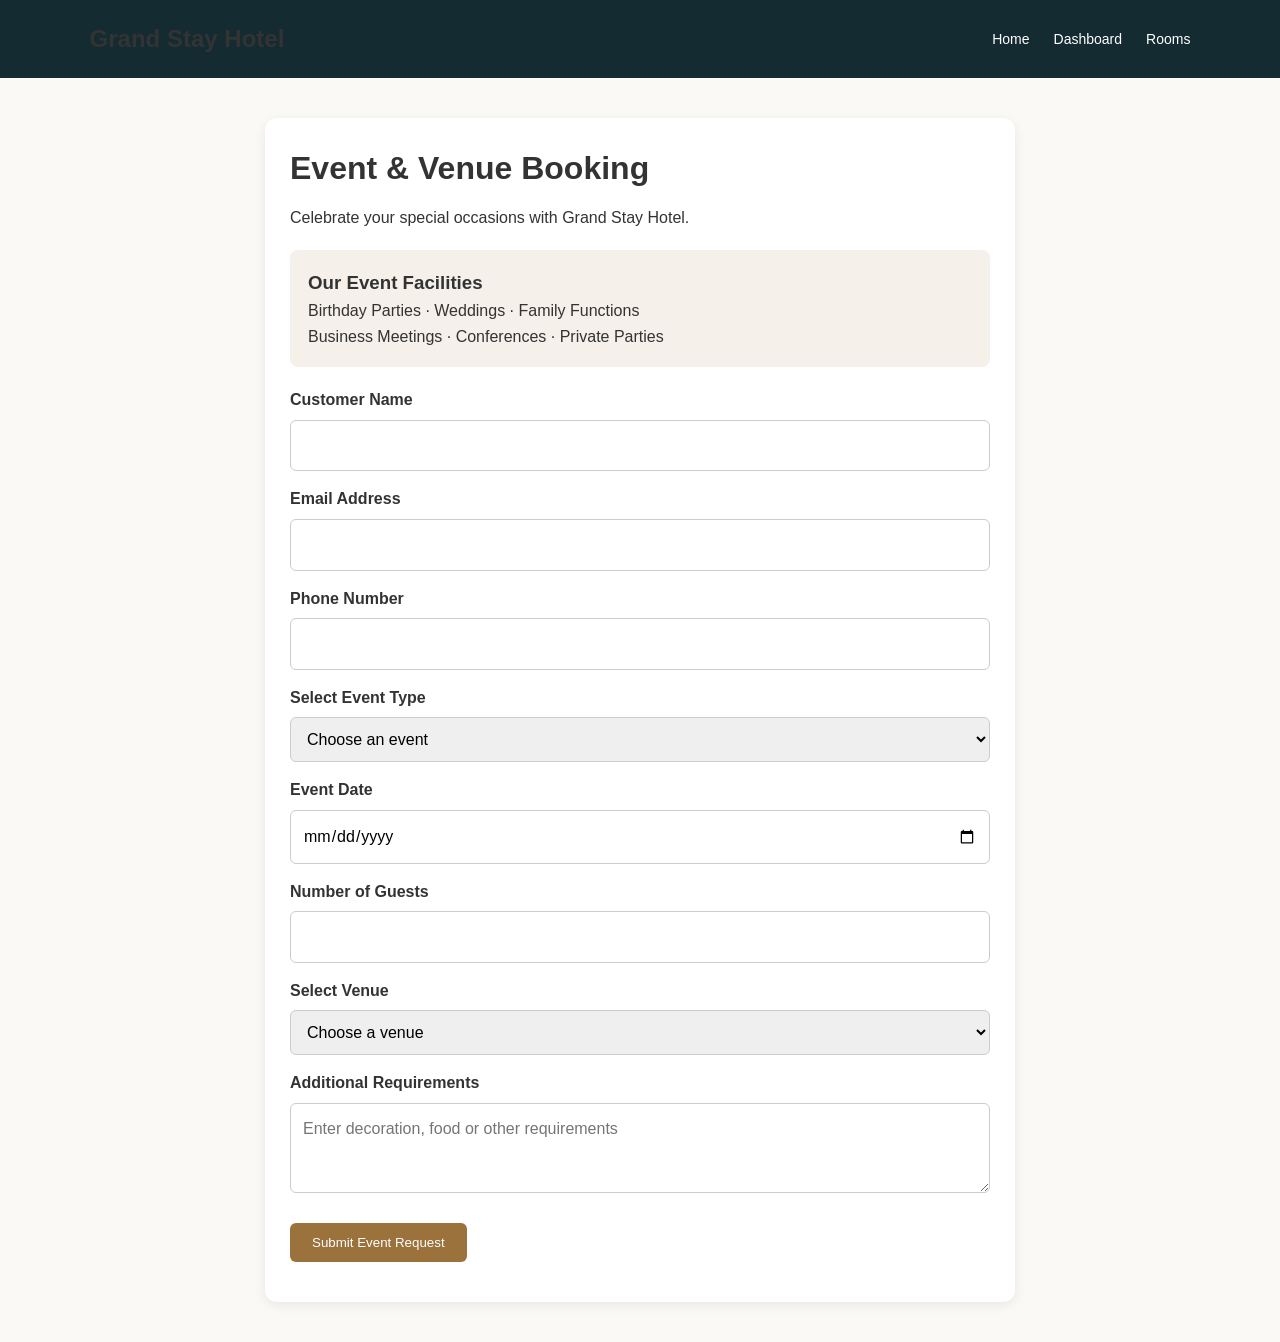
<file: Grand_Stay_Hotel_Java/target/classes/public/event-booking.html>
<!DOCTYPE html>
<html lang="en">
<head>
    <meta charset="UTF-8">
    <meta name="viewport" content="width=device-width, initial-scale=1.0">
    <title>Event Booking | Grand Stay Hotel</title>
    <link rel="stylesheet" href="style.css">
    <style>
        .event-container {
            max-width: 750px;
            margin: 40px auto;
            padding: 25px;
            background: white;
            border-radius: 12px;
            box-shadow: 0 3px 12px rgba(0,0,0,0.08);
        }

        .event-container h1 {
            margin-bottom: 10px;
        }

        .event-form label {
            display: block;
            margin: 15px 0 7px;
            font-weight: bold;
        }

        .event-form input,
        .event-form select,
        .event-form textarea {
            width: 100%;
            padding: 12px;
            border: 1px solid #ccc;
            border-radius: 6px;
            font: inherit;
        }

        .event-form textarea {
            min-height: 90px;
        }

        .event-form button {
            margin-top: 22px;
            padding: 12px 22px;
            background: #9b713c;
            color: white;
            border: none;
            border-radius: 6px;
            cursor: pointer;
        }

        .event-message {
            margin-top: 15px;
            color: green;
        }

        .event-types {
            margin: 20px 0;
            padding: 18px;
            background: #f5f0e9;
            border-radius: 8px;
        }
    </style>
</head>

<body>

<header>
    <h2>Grand Stay Hotel</h2>
    <nav>
        <a href="index.html">Home</a>
        <a href="customer.html">Dashboard</a>
        <a href="rooms.html">Rooms</a>
    </nav>
</header>

<main class="event-container">

    <h1>Event & Venue Booking</h1>
    <p>Celebrate your special occasions with Grand Stay Hotel.</p>

    <div class="event-types">
        <h3>Our Event Facilities</h3>
        <p>Birthday Parties · Weddings · Family Functions</p>
        <p>Business Meetings · Conferences · Private Parties</p>
    </div>

    <form class="event-form" id="eventForm">

        <label for="customerName">Customer Name</label>
        <input type="text" id="customerName" required>

        <label for="email">Email Address</label>
        <input type="email" id="email" required>

        <label for="phone">Phone Number</label>
        <input type="tel" id="phone" required>

        <label for="eventType">Select Event Type</label>
        <select id="eventType" required>
            <option value="">Choose an event</option>
            <option>Birthday Party</option>
            <option>Wedding</option>
            <option>Family Function</option>
            <option>Business Meeting</option>
            <option>Conference</option>
            <option>Private Party</option>
        </select>

        <label for="eventDate">Event Date</label>
        <input type="date" id="eventDate" required>

        <label for="guests">Number of Guests</label>
        <input type="number" id="guests" min="1" required>

        <label for="venue">Select Venue</label>
        <select id="venue" required>
            <option value="">Choose a venue</option>
            <option>Banquet Hall</option>
            <option>Conference Hall</option>
            <option>Outdoor Event Space</option>
            <option>Private Party Hall</option>
        </select>

        <label for="requirements">Additional Requirements</label>
        <textarea id="requirements"
            placeholder="Enter decoration, food or other requirements"></textarea>

        <button type="submit">Submit Event Request</button>

        <p class="event-message" id="message"></p>

    </form>

</main>

<script>
    const eventDate = document.getElementById("eventDate");
    eventDate.min = new Date().toISOString().split("T")[0];

    document.getElementById("eventForm").addEventListener("submit", function(event) {
        event.preventDefault();

        const eventDetails = {
            id: Date.now(),
            customerName: document.getElementById("customerName").value,
            email: document.getElementById("email").value,
            phone: document.getElementById("phone").value,
            eventType: document.getElementById("eventType").value,
            eventDate: document.getElementById("eventDate").value,
            guests: document.getElementById("guests").value,
            venue: document.getElementById("venue").value,
            requirements: document.getElementById("requirements").value,
            status: "Pending"
        };

        const events = JSON.parse(
            localStorage.getItem("hotelEvents") || "[]"
        );

        events.push(eventDetails);
        localStorage.setItem("hotelEvents", JSON.stringify(events));

        document.getElementById("message").textContent =
            "Your event request has been submitted successfully!";

        document.getElementById("eventForm").reset();
        eventDate.min = new Date().toISOString().split("T")[0];
    });
</script>

</body>
</html>
</file>
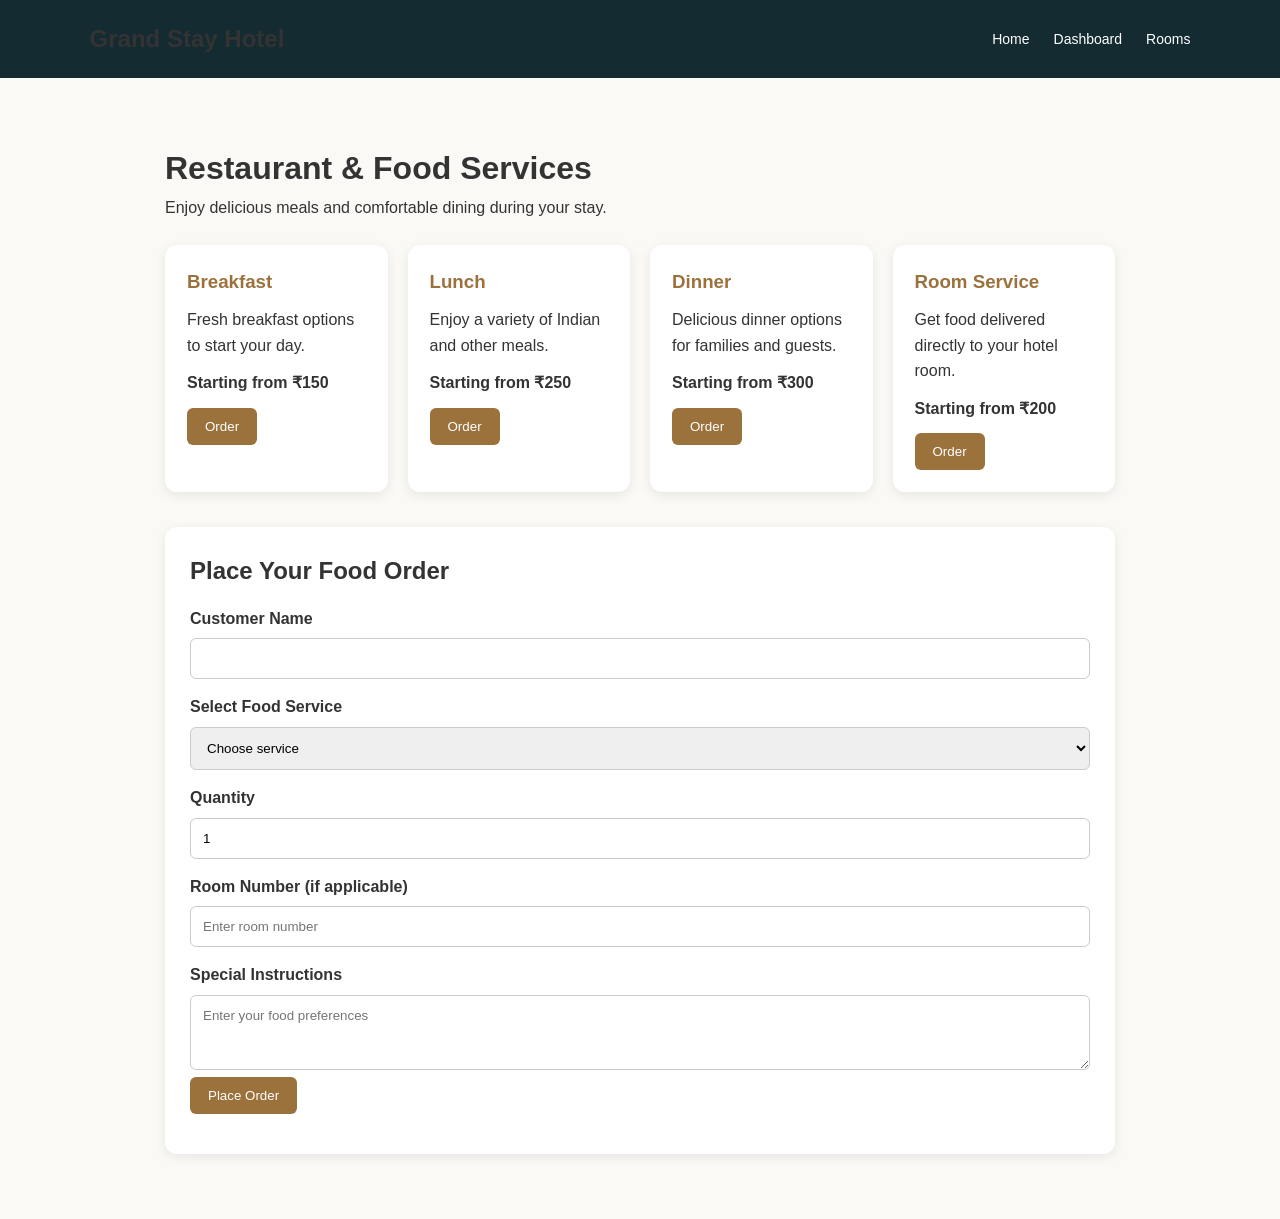
<file: Grand_Stay_Hotel_Java/target/classes/public/food.html>
<!DOCTYPE html>
<html lang="en">
<head>
    <meta charset="UTF-8">
    <meta name="viewport" content="width=device-width, initial-scale=1.0">
    <title>Food Services | Grand Stay Hotel</title>
    <link rel="stylesheet" href="style.css">
    <style>
        .food-container {
            max-width: 1000px;
            margin: 40px auto;
            padding: 25px;
        }

        .food-grid {
            display: grid;
            grid-template-columns: repeat(auto-fit, minmax(220px, 1fr));
            gap: 20px;
            margin-top: 25px;
        }

        .food-card {
            background: white;
            padding: 22px;
            border-radius: 12px;
            box-shadow: 0 3px 12px rgba(0,0,0,0.08);
        }

        .food-card h3 {
            color: #9b713c;
            margin-bottom: 10px;
        }

        .food-card p {
            margin-bottom: 12px;
        }

        .food-card button,
        .food-form button {
            background: #9b713c;
            color: white;
            border: none;
            padding: 11px 18px;
            border-radius: 6px;
            cursor: pointer;
        }

        .food-form {
            background: white;
            padding: 25px;
            margin-top: 35px;
            border-radius: 12px;
            box-shadow: 0 3px 12px rgba(0,0,0,0.08);
        }

        .food-form label {
            display: block;
            margin: 15px 0 7px;
            font-weight: bold;
        }

        .food-form input,
        .food-form select,
        .food-form textarea {
            width: 100%;
            padding: 12px;
            border: 1px solid #ccc;
            border-radius: 6px;
        }

        .food-form textarea {
            min-height: 75px;
        }

        #foodMessage {
            margin-top: 15px;
            color: green;
        }
    </style>
</head>

<body>

<header>
    <h2>Grand Stay Hotel</h2>
    <nav>
        <a href="index.html">Home</a>
        <a href="customer.html">Dashboard</a>
        <a href="rooms.html">Rooms</a>
    </nav>
</header>

<main class="food-container">

    <h1>Restaurant & Food Services</h1>
    <p>Enjoy delicious meals and comfortable dining during your stay.</p>

    <div class="food-grid">

        <div class="food-card">
            <h3>Breakfast</h3>
            <p>Fresh breakfast options to start your day.</p>
            <p><strong>Starting from ₹150</strong></p>
            <button onclick="selectFood('Breakfast')">Order</button>
        </div>

        <div class="food-card">
            <h3>Lunch</h3>
            <p>Enjoy a variety of Indian and other meals.</p>
            <p><strong>Starting from ₹250</strong></p>
            <button onclick="selectFood('Lunch')">Order</button>
        </div>

        <div class="food-card">
            <h3>Dinner</h3>
            <p>Delicious dinner options for families and guests.</p>
            <p><strong>Starting from ₹300</strong></p>
            <button onclick="selectFood('Dinner')">Order</button>
        </div>

        <div class="food-card">
            <h3>Room Service</h3>
            <p>Get food delivered directly to your hotel room.</p>
            <p><strong>Starting from ₹200</strong></p>
            <button onclick="selectFood('Room Service')">Order</button>
        </div>

    </div>

    <form class="food-form" id="foodForm">

        <h2>Place Your Food Order</h2>

        <label for="customer">Customer Name</label>
        <input type="text" id="customer" required>

        <label for="foodType">Select Food Service</label>
        <select id="foodType" required>
            <option value="">Choose service</option>
            <option>Breakfast</option>
            <option>Lunch</option>
            <option>Dinner</option>
            <option>Room Service</option>
        </select>

        <label for="quantity">Quantity</label>
        <input type="number" id="quantity" min="1" value="1" required>

        <label for="roomNumber">Room Number (if applicable)</label>
        <input type="text" id="roomNumber" placeholder="Enter room number">

        <label for="instructions">Special Instructions</label>
        <textarea id="instructions" placeholder="Enter your food preferences"></textarea>

        <button type="submit">Place Order</button>

        <p id="foodMessage"></p>

    </form>

</main>

<script>
    function selectFood(type) {
        document.getElementById("foodType").value = type;
        document.getElementById("foodForm").scrollIntoView({
            behavior: "smooth"
        });
    }

    document.getElementById("foodForm").addEventListener("submit", function(event) {
        event.preventDefault();

        const order = {
            id: Date.now(),
            customer: document.getElementById("customer").value,
            foodType: document.getElementById("foodType").value,
            quantity: document.getElementById("quantity").value,
            roomNumber: document.getElementById("roomNumber").value,
            instructions: document.getElementById("instructions").value,
            status: "Pending"
        };

        const orders = JSON.parse(
            localStorage.getItem("hotelFoodOrders") || "[]"
        );

        orders.push(order);

        localStorage.setItem("hotelFoodOrders", JSON.stringify(orders));

        document.getElementById("foodMessage").textContent =
            "Your food order has been placed successfully!";

        document.getElementById("foodForm").reset();
    });
</script>

</body>
</html>
</file>
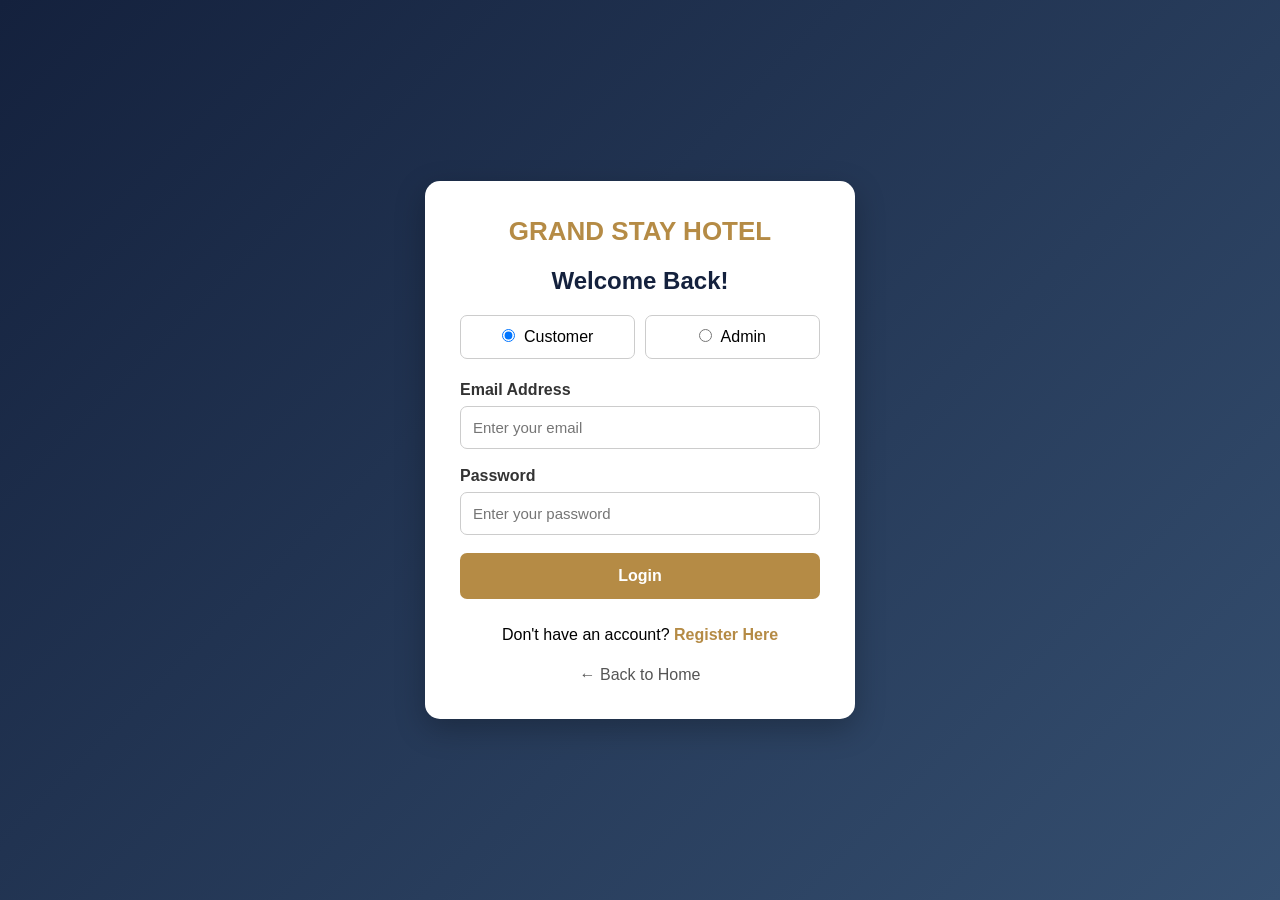
<file: Grand_Stay_Hotel_Java/target/classes/public/login.html>
<!DOCTYPE html>
<html lang="en">
<head>
    <meta charset="UTF-8">
    <meta name="viewport" content="width=device-width, initial-scale=1.0">
    <title>Login | Grand Stay Hotel</title>
    <script src="script.js"></script>

    <style>
        * {
            margin: 0;
            padding: 0;
            box-sizing: border-box;
            font-family: Arial, sans-serif;
        }

        body {
            min-height: 100vh;
            background: linear-gradient(135deg, #14213d, #354f70);
            display: flex;
            justify-content: center;
            align-items: center;
            padding: 20px;
        }

        .login-container {
            background: white;
            width: 100%;
            max-width: 430px;
            padding: 35px;
            border-radius: 15px;
            box-shadow: 0 10px 30px rgba(0,0,0,.25);
        }

        .hotel-name {
            text-align: center;
            color: #b58b45;
            font-size: 26px;
            font-weight: bold;
            margin-bottom: 20px;
        }

        h2 {
            text-align: center;
            color: #14213d;
            margin-bottom: 20px;
        }

        .role-selection {
            display: flex;
            gap: 10px;
            margin-bottom: 22px;
        }

        .role-selection label {
            flex: 1;
            padding: 12px;
            border: 1px solid #ccc;
            border-radius: 7px;
            text-align: center;
            cursor: pointer;
        }

        .role-selection input {
            margin-right: 5px;
        }

        .form-group {
            margin-bottom: 18px;
        }

        .form-group label {
            display: block;
            margin-bottom: 7px;
            font-weight: bold;
            color: #333;
        }

        .form-group input {
            width: 100%;
            padding: 12px;
            border: 1px solid #ccc;
            border-radius: 7px;
            font-size: 15px;
        }

        .login-btn {
            width: 100%;
            padding: 14px;
            background: #b58b45;
            color: white;
            border: none;
            border-radius: 7px;
            font-size: 16px;
            font-weight: bold;
            cursor: pointer;
        }

        .login-btn:hover {
            background: #947039;
        }

        .links {
            text-align: center;
            margin-top: 20px;
            line-height: 2;
        }

        .links a {
            color: #b58b45;
            text-decoration: none;
            font-weight: bold;
        }

        .back-home {
            display: block;
            text-align: center;
            margin-top: 15px;
            color: #555;
            text-decoration: none;
        }
    </style>
</head>

<body>

    <div class="login-container">

        <div class="hotel-name">GRAND STAY HOTEL</div>

        <h2>Welcome Back!</h2>

        <form id="loginForm">

            <div class="role-selection">
                <label>
                    <input type="radio" name="role" value="customer" checked>
                    Customer
                </label>

                <label>
                    <input type="radio" name="role" value="admin">
                    Admin
                </label>
            </div>

            <div class="form-group">
                <label for="email">Email Address</label>
                <input type="email" id="email"
                       placeholder="Enter your email" required>
            </div>

            <div class="form-group">
                <label for="password">Password</label>
                <input type="password" id="password"
                       placeholder="Enter your password" required>
            </div>

            <button type="submit" class="login-btn">Login</button>

        </form>

        <div class="links">
            Don't have an account?
            <a href="register.html">Register Here</a>
        </div>

        <a href="index.html" class="back-home">← Back to Home</a>

    </div>

    <script>
        document.getElementById("loginForm").addEventListener("submit", function(event) {
            event.preventDefault();

            const role = document.querySelector('input[name="role"]:checked').value;

            if (role === "admin") {
                alert("Admin Login Successful! Welcome to Grand Stay Hotel.");
                window.location.href = "admin.html";
            } else {
                alert("Login Successful! Welcome to Grand Stay Hotel.");
                window.location.href = "customer.html";
            }
        });
    </script>

</body>
</html>
</file>
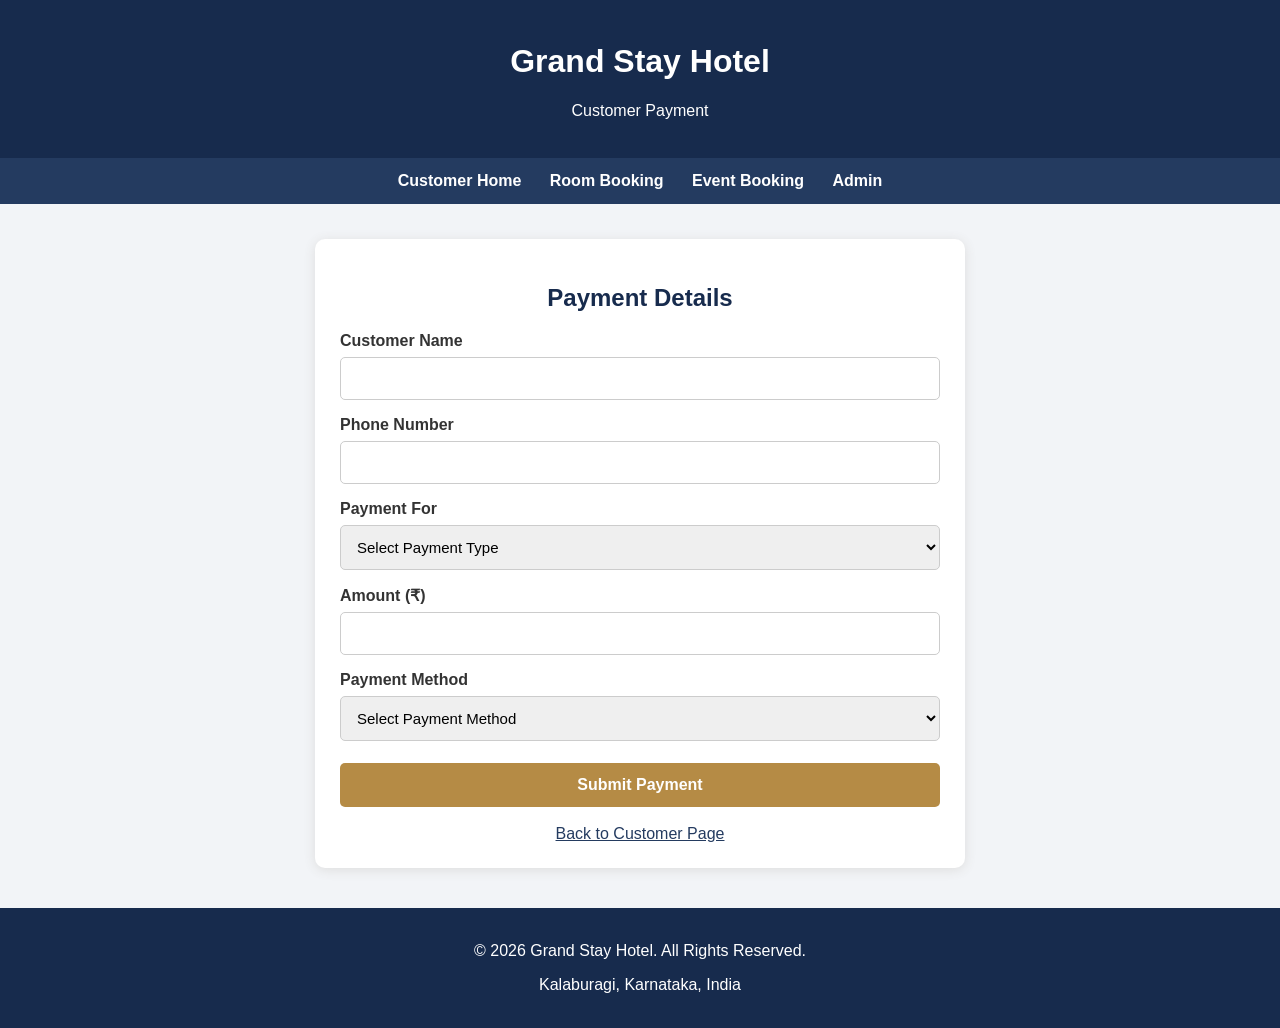
<file: Grand_Stay_Hotel_Java/target/classes/public/payment.html>
<!DOCTYPE html>
<html lang="en">
<head>
<meta charset="UTF-8">
<meta name="viewport" content="width=device-width, initial-scale=1.0">
<title>Payment | Grand Stay Hotel</title>

<style>
* {
    box-sizing: border-box;
}

body {
    margin: 0;
    font-family: Arial, sans-serif;
    background: #f2f4f7;
    color: #333;
}

header {
    background: #172b4d;
    color: white;
    text-align: center;
    padding: 22px;
}

nav {
    background: #243b60;
    padding: 14px;
    text-align: center;
}

nav a {
    color: white;
    text-decoration: none;
    margin: 0 12px;
    font-weight: bold;
}

.container {
    max-width: 650px;
    margin: 35px auto;
    padding: 25px;
    background: white;
    border-radius: 10px;
    box-shadow: 0 2px 12px #ddd;
}

h2 {
    color: #172b4d;
    text-align: center;
}

label {
    display: block;
    margin-top: 16px;
    font-weight: bold;
}

input, select {
    width: 100%;
    padding: 12px;
    margin-top: 7px;
    border: 1px solid #ccc;
    border-radius: 5px;
    font-size: 15px;
}

button {
    width: 100%;
    margin-top: 22px;
    padding: 13px;
    background: #b58b45;
    color: white;
    border: none;
    border-radius: 5px;
    font-size: 16px;
    font-weight: bold;
    cursor: pointer;
}

button:hover {
    background: #987238;
}

.message {
    text-align: center;
    margin-top: 18px;
    font-weight: bold;
}

.success {
    color: green;
}

.error {
    color: red;
}

footer {
    background: #172b4d;
    color: white;
    text-align: center;
    padding: 18px;
    margin-top: 40px;
}

.back-link {
    display: block;
    text-align: center;
    margin-top: 18px;
    color: #243b60;
}
</style>
</head>

<body>

<header>
    <h1>Grand Stay Hotel</h1>
    <p>Customer Payment</p>
</header>

<nav>
    <a href="customer.html">Customer Home</a>
    <a href="booking.html">Room Booking</a>
    <a href="event-booking.html">Event Booking</a>
    <a href="admin.html">Admin</a>
</nav>

<div class="container">

    <h2>Payment Details</h2>

    <form id="paymentForm">

        <label for="customerName">Customer Name</label>
        <input type="text" id="customerName" required>

        <label for="phone">Phone Number</label>
        <input type="tel" id="phone" pattern="[0-9]{10}" maxlength="10" required>

        <label for="paymentType">Payment For</label>
        <select id="paymentType" required>
            <option value="">Select Payment Type</option>
            <option value="Room Booking">Room Booking</option>
            <option value="Event Booking">Event Booking</option>
            <option value="Food and Dining">Food and Dining</option>
            <option value="Other Services">Other Services</option>
        </select>

        <label for="amount">Amount (₹)</label>
        <input type="number" id="amount" min="1" step="0.01" required>

        <label for="paymentMethod">Payment Method</label>
        <select id="paymentMethod" required>
            <option value="">Select Payment Method</option>
            <option value="Cash">Cash</option>
            <option value="UPI">UPI</option>
            <option value="Debit Card">Debit Card</option>
            <option value="Credit Card">Credit Card</option>
            <option value="Net Banking">Net Banking</option>
        </select>

        <button type="submit">Submit Payment</button>

    </form>

    <div id="message" class="message"></div>

    <a href="customer.html" class="back-link">Back to Customer Page</a>

</div>

<footer>
    <p>© 2026 Grand Stay Hotel. All Rights Reserved.</p>
    <p>Kalaburagi, Karnataka, India</p>
</footer>

<script>

// Automatically fill customer details if available
window.addEventListener("DOMContentLoaded", function() {

    const savedName =
        localStorage.getItem("grandStayCustomerName");

    const savedPhone =
        localStorage.getItem("grandStayCustomerPhone");

    if (savedName) {
        document.getElementById("customerName").value = savedName;
    }

    if (savedPhone) {
        document.getElementById("phone").value = savedPhone;
    }

});


// SAVE PAYMENT DETAILS
document.getElementById("paymentForm").addEventListener("submit", function(event) {

    event.preventDefault();

    const name = document.getElementById("customerName").value.trim();
    const phone = document.getElementById("phone").value.trim();
    const paymentType = document.getElementById("paymentType").value;
    const amount = Number(document.getElementById("amount").value);
    const method = document.getElementById("paymentMethod").value;

    const message = document.getElementById("message");

    if (!name || !/^[0-9]{10}$/.test(phone) ||
        !paymentType || !Number.isFinite(amount) || amount <= 0 || !method) {

        message.textContent = "Please enter valid payment details.";
        message.className = "message error";
        return;
    }

    // Get existing payment records
    let payments = [];

    try {
        payments = JSON.parse(localStorage.getItem("hotelPayments") || "[]");

        if (!Array.isArray(payments)) {
            payments = [];
        }

    } catch (error) {
        payments = [];
    }

    // Create new payment record
    const payment = {
        name: name,
        customerName: name,
        phone: phone,
        paymentType: paymentType,
        paymentFor: paymentType,
        amount: amount,
        method: method,
        paymentMethod: method,
        date: new Date().toLocaleDateString("en-IN"),
        paymentDate: new Date().toLocaleDateString("en-IN"),
        status: "Paid"
    };

    // Save payment
    payments.push(payment);

    localStorage.setItem("hotelPayments", JSON.stringify(payments));

    // Display success message
    message.textContent = "Payment submitted successfully!";
    message.className = "message success";

    // Clear payment fields
    document.getElementById("paymentType").value = "";
    document.getElementById("amount").value = "";
    document.getElementById("paymentMethod").value = "";

});

</script>

</body>
</html>
</file>
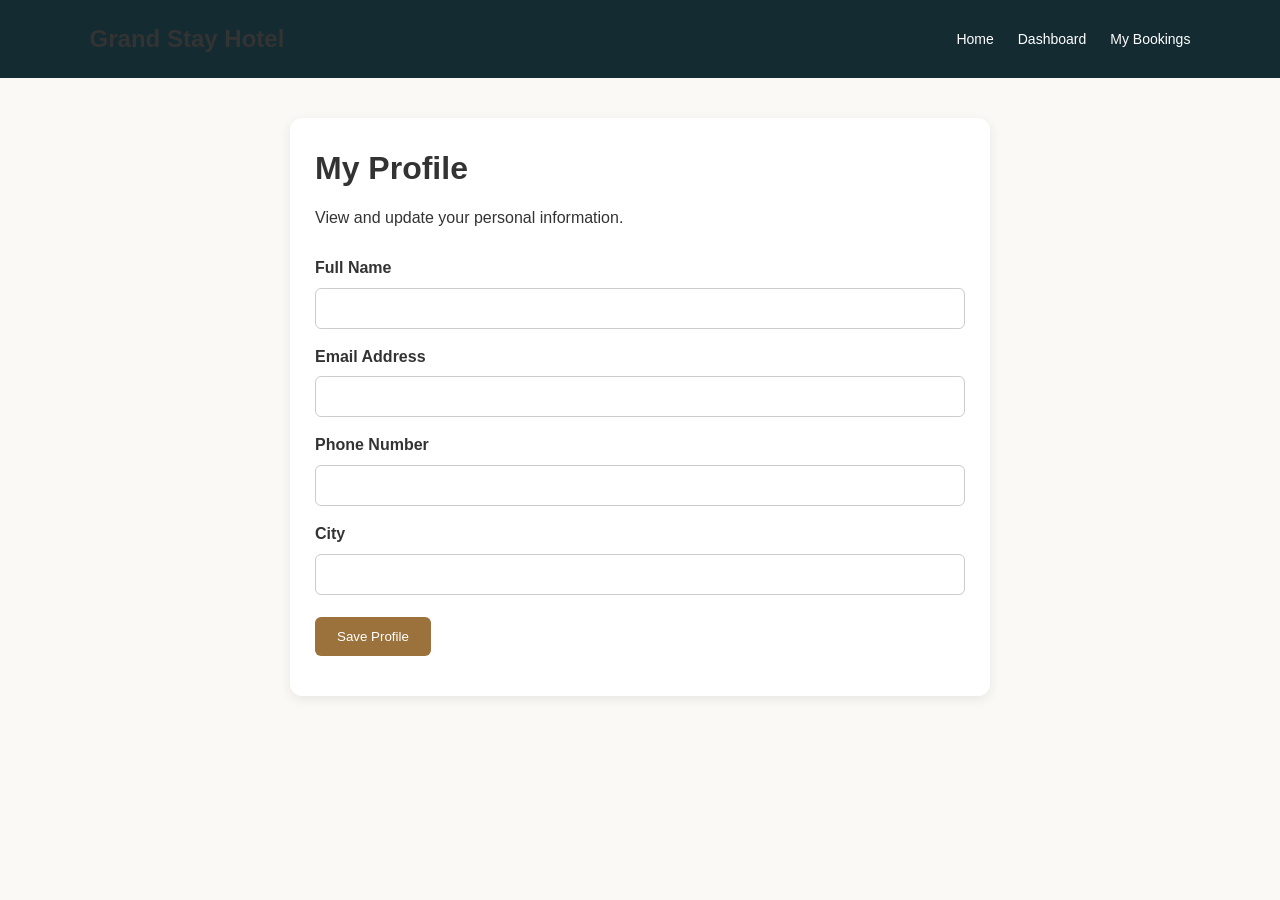
<file: Grand_Stay_Hotel_Java/target/classes/public/profile.html>
<!DOCTYPE html>
<html lang="en">
<head>
    <meta charset="UTF-8">
    <meta name="viewport" content="width=device-width, initial-scale=1.0">
    <title>My Profile | Grand Stay Hotel</title>
    <link rel="stylesheet" href="style.css">
    <style>
        .profile-container {
            max-width: 700px;
            margin: 40px auto;
            padding: 25px;
            background: white;
            border-radius: 12px;
            box-shadow: 0 3px 12px rgba(0,0,0,0.08);
        }

        .profile-container h1 {
            margin-bottom: 10px;
        }

        .profile-form {
            margin-top: 25px;
        }

        .profile-form label {
            display: block;
            margin: 15px 0 7px;
            font-weight: bold;
        }

        .profile-form input {
            width: 100%;
            padding: 12px;
            border: 1px solid #ccc;
            border-radius: 6px;
        }

        .profile-form button {
            margin-top: 22px;
            padding: 12px 22px;
            background: #9b713c;
            color: white;
            border: none;
            border-radius: 6px;
            cursor: pointer;
        }

        .profile-message {
            margin-top: 15px;
            color: green;
        }
    </style>
</head>

<body>

<header>
    <h2>Grand Stay Hotel</h2>
    <nav>
        <a href="index.html">Home</a>
        <a href="customer.html">Dashboard</a>
        <a href="booking-history.html">My Bookings</a>
    </nav>
</header>

<main class="profile-container">

    <h1>My Profile</h1>
    <p>View and update your personal information.</p>

    <form class="profile-form" id="profileForm">

        <label for="name">Full Name</label>
        <input type="text" id="name" required>

        <label for="email">Email Address</label>
        <input type="email" id="email" required>

        <label for="phone">Phone Number</label>
        <input type="tel" id="phone" required>

        <label for="city">City</label>
        <input type="text" id="city" required>

        <button type="submit">Save Profile</button>

        <p class="profile-message" id="message"></p>

    </form>

</main>

<script>
    const profileForm = document.getElementById("profileForm");

    const savedProfile = JSON.parse(
        localStorage.getItem("hotelProfile") || "{}"
    );

    document.getElementById("name").value = savedProfile.name || "";
    document.getElementById("email").value = savedProfile.email || "";
    document.getElementById("phone").value = savedProfile.phone || "";
    document.getElementById("city").value = savedProfile.city || "";

    profileForm.addEventListener("submit", function(event) {
        event.preventDefault();

        const profile = {
            name: document.getElementById("name").value,
            email: document.getElementById("email").value,
            phone: document.getElementById("phone").value,
            city: document.getElementById("city").value
        };

        localStorage.setItem("hotelProfile", JSON.stringify(profile));

        document.getElementById("message").textContent =
            "Your profile has been saved successfully!";
    });
</script>

</body>
</html>
</file>
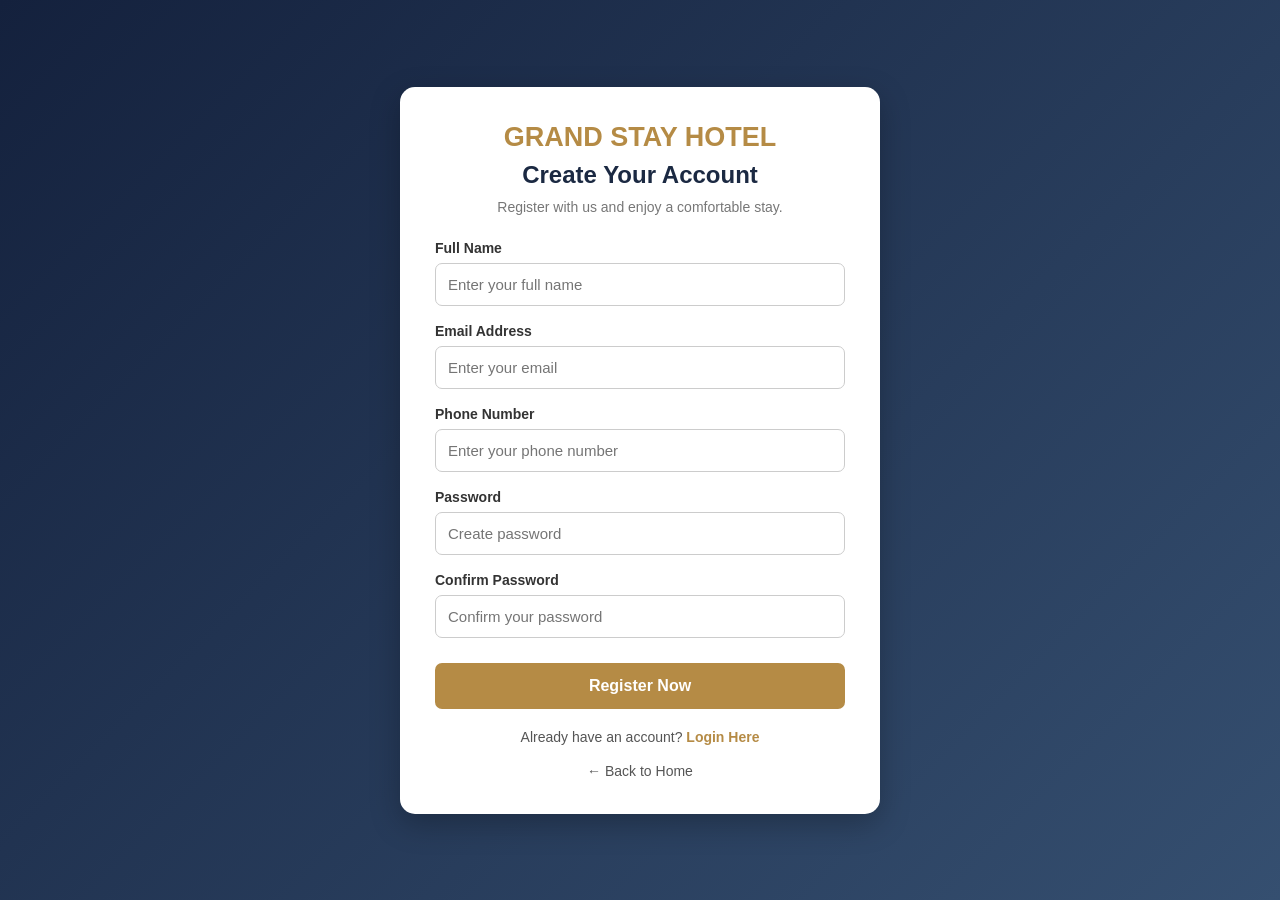
<file: Grand_Stay_Hotel_Java/target/classes/public/register.html>
<!DOCTYPE html>
<html lang="en">
<head>
    <meta charset="UTF-8">
    <meta name="viewport" content="width=device-width, initial-scale=1.0">
    <title>Register | Grand Stay Hotel</title>

    <script src="script.js"></script>

    <style>
        * {
            margin: 0;
            padding: 0;
            box-sizing: border-box;
            font-family: Arial, sans-serif;
        }

        body {
            min-height: 100vh;
            background: linear-gradient(135deg, #14213d, #354f70);
            display: flex;
            justify-content: center;
            align-items: center;
            padding: 25px;
        }

        .register-container {
            background: white;
            width: 100%;
            max-width: 480px;
            padding: 35px;
            border-radius: 15px;
            box-shadow: 0 10px 30px rgba(0,0,0,0.25);
        }

        .hotel-name {
            text-align: center;
            color: #b58b45;
            font-size: 27px;
            font-weight: bold;
            margin-bottom: 8px;
        }

        h2 {
            text-align: center;
            color: #1b2942;
            margin-bottom: 10px;
        }

        .subtitle {
            text-align: center;
            color: #777;
            margin-bottom: 25px;
            font-size: 14px;
        }

        .form-group {
            margin-bottom: 17px;
        }

        label {
            display: block;
            margin-bottom: 7px;
            color: #333;
            font-weight: bold;
            font-size: 14px;
        }

        input {
            width: 100%;
            padding: 12px;
            border: 1px solid #ccc;
            border-radius: 7px;
            outline: none;
            font-size: 15px;
        }

        input:focus {
            border-color: #b58b45;
        }

        .register-btn {
            width: 100%;
            padding: 14px;
            background: #b58b45;
            color: white;
            border: none;
            border-radius: 7px;
            font-size: 16px;
            font-weight: bold;
            cursor: pointer;
            margin-top: 8px;
        }

        .register-btn:hover {
            background: #947039;
        }

        .login-link {
            text-align: center;
            margin-top: 20px;
            color: #555;
            font-size: 14px;
        }

        .login-link a {
            color: #b58b45;
            font-weight: bold;
            text-decoration: none;
        }

        .back-home {
            display: block;
            text-align: center;
            margin-top: 18px;
            color: #555;
            text-decoration: none;
            font-size: 14px;
        }

        @media(max-width: 500px) {
            .register-container {
                padding: 25px 20px;
            }
        }
    </style>
</head>

<body>

    <div class="register-container">

        <div class="hotel-name">GRAND STAY HOTEL</div>

        <h2>Create Your Account</h2>

        <p class="subtitle">
            Register with us and enjoy a comfortable stay.
        </p>

        <form id="registerForm">

            <div class="form-group">
                <label for="name">Full Name</label>
                <input type="text" id="name"
                       placeholder="Enter your full name" required>
            </div>

            <div class="form-group">
                <label for="email">Email Address</label>
                <input type="email" id="email"
                       placeholder="Enter your email" required>
            </div>

            <div class="form-group">
                <label for="phone">Phone Number</label>
                <input type="tel" id="phone"
                       placeholder="Enter your phone number"
                       pattern="[0-9]{10}"
                       maxlength="10" required>
            </div>

            <div class="form-group">
                <label for="password">Password</label>
                <input type="password" id="password"
                       placeholder="Create password"
                       minlength="8" required>
            </div>

            <div class="form-group">
                <label for="confirmPassword">Confirm Password</label>
                <input type="password" id="confirmPassword"
                       placeholder="Confirm your password"
                       minlength="8" required>
            </div>

            <button type="submit" class="register-btn">
                Register Now
            </button>

        </form>

        <p class="login-link">
            Already have an account?
            <a href="login.html">Login Here</a>
        </p>

        <a href="index.html" class="back-home">
            ← Back to Home
        </a>

    </div>

    <script>
        document.getElementById("registerForm")
            .addEventListener("submit", function(event) {

                event.preventDefault();

                const password =
                    document.getElementById("password").value;

                const confirmPassword =
                    document.getElementById("confirmPassword").value;

                if (password !== confirmPassword) {
                    alert("Passwords do not match!");
                    return;
                }

                registerSuccess();

                this.reset();
            });
    </script>

</body>
</html>
</file>
<file: Grand_Stay_Hotel_Java/target/classes/public/style.css>
* {
    margin: 0;
    padding: 0;
    box-sizing: border-box;
    font-family: 'Segoe UI', Arial, sans-serif;
    scroll-behavior: smooth;
}

body {
    background: #faf9f6;
    color: #333;
    line-height: 1.6;
}

header {
    width: 100%;
    padding: 20px 7%;
    display: flex;
    justify-content: space-between;
    align-items: center;
    background: #142b32;
    position: sticky;
    top: 0;
    z-index: 1000;
}

.logo {
    font-size: 27px;
    font-weight: bold;
    color: white;
    letter-spacing: 2px;
}

.logo span {
    color: #d8ad65;
}

nav {
    display: flex;
    align-items: center;
    gap: 24px;
}

nav a {
    color: white;
    text-decoration: none;
    font-size: 14px;
    transition: 0.3s;
}

nav a:hover {
    color: #d8ad65;
}

.nav-btn {
    background: #d8ad65;
    color: #142b32;
    padding: 10px 18px;
    border-radius: 5px;
}

.hero {
    min-height: 620px;
    background:
        linear-gradient(rgba(10, 25, 30, 0.65),
        rgba(10, 25, 30, 0.65)),
        url("https://images.unsplash.com/photo-1542314831-068cd1dbfeeb?w=1800")
        center/cover no-repeat;
    display: flex;
    align-items: center;
    padding: 70px 10%;
    color: white;
}

.hero-content {
    max-width: 700px;
}

.welcome {
    color: #e4bd7a;
    font-weight: bold;
    letter-spacing: 3px;
    margin-bottom: 20px;
}

.hero h1 {
    font-size: 55px;
    line-height: 1.2;
    margin-bottom: 20px;
}

.hero-content p {
    font-size: 17px;
    margin-bottom: 25px;
}

.btn {
    display: inline-block;
    background: #d8ad65;
    color: #172b31;
    text-decoration: none;
    padding: 13px 24px;
    margin: 8px 8px 8px 0;
    border-radius: 5px;
    font-weight: bold;
    transition: 0.3s;
    border: none;
    cursor: pointer;
}

.btn:hover {
    background: #b98d48;
    transform: translateY(-3px);
}

.btn.secondary {
    background: transparent;
    border: 1px solid white;
    color: white;
}

.section {
    padding: 75px 8%;
    text-align: center;
}

.section h2 {
    color: #17333b;
    font-size: 34px;
    margin-bottom: 12px;
}

.section > p {
    max-width: 850px;
    margin: 15px auto;
    color: #666;
}

.subtitle {
    margin-bottom: 35px !important;
    color: #9b7946 !important;
}

.cards {
    display: grid;
    grid-template-columns: repeat(3, 1fr);
    gap: 28px;
    margin-top: 35px;
}

.card {
    background: white;
    border-radius: 10px;
    overflow: hidden;
    box-shadow: 0 5px 20px rgba(0,0,0,0.08);
    padding-bottom: 20px;
    transition: 0.3s;
}

.card:hover {
    transform: translateY(-7px);
}

.card img {
    width: 100%;
    height: 230px;
    object-fit: cover;
}

.card h3 {
    color: #17333b;
    margin: 15px 10px 8px;
}

.card p {
    color: #777;
    padding: 0 15px;
}

.card .btn {
    margin-top: 15px;
}

.facilities {
    background: #edf1ef;
}

.feature {
    background: white;
    padding: 30px 15px;
    border-radius: 8px;
    font-size: 18px;
    font-weight: bold;
    color: #17333b;
    box-shadow: 0 4px 12px rgba(0,0,0,0.06);
    transition: 0.3s;
}

.feature:hover {
    background: #17333b;
    color: white;
    transform: translateY(-5px);
}

.contact {
    background: #edf1ef;
}

.contact p {
    margin: 10px;
}

footer {
    background: #142b32;
    color: white;
    text-align: center;
    padding: 25px;
}

footer p {
    margin: 5px;
    color: #ddd;
}

@media (max-width: 900px) {
    header {
        flex-direction: column;
        gap: 18px;
    }

    nav {
        flex-wrap: wrap;
        justify-content: center;
        gap: 15px;
    }

    .cards {
        grid-template-columns: repeat(2, 1fr);
    }

    .hero h1 {
        font-size: 42px;
    }
}

@media (max-width: 600px) {
    .cards {
        grid-template-columns: 1fr;
    }

    .hero {
        min-height: 500px;
        padding: 50px 7%;
    }

    .hero h1 {
        font-size: 35px;
    }

    .section {
        padding: 50px 6%;
    }

    .section h2 {
        font-size: 28px;
    }
}
</file>
